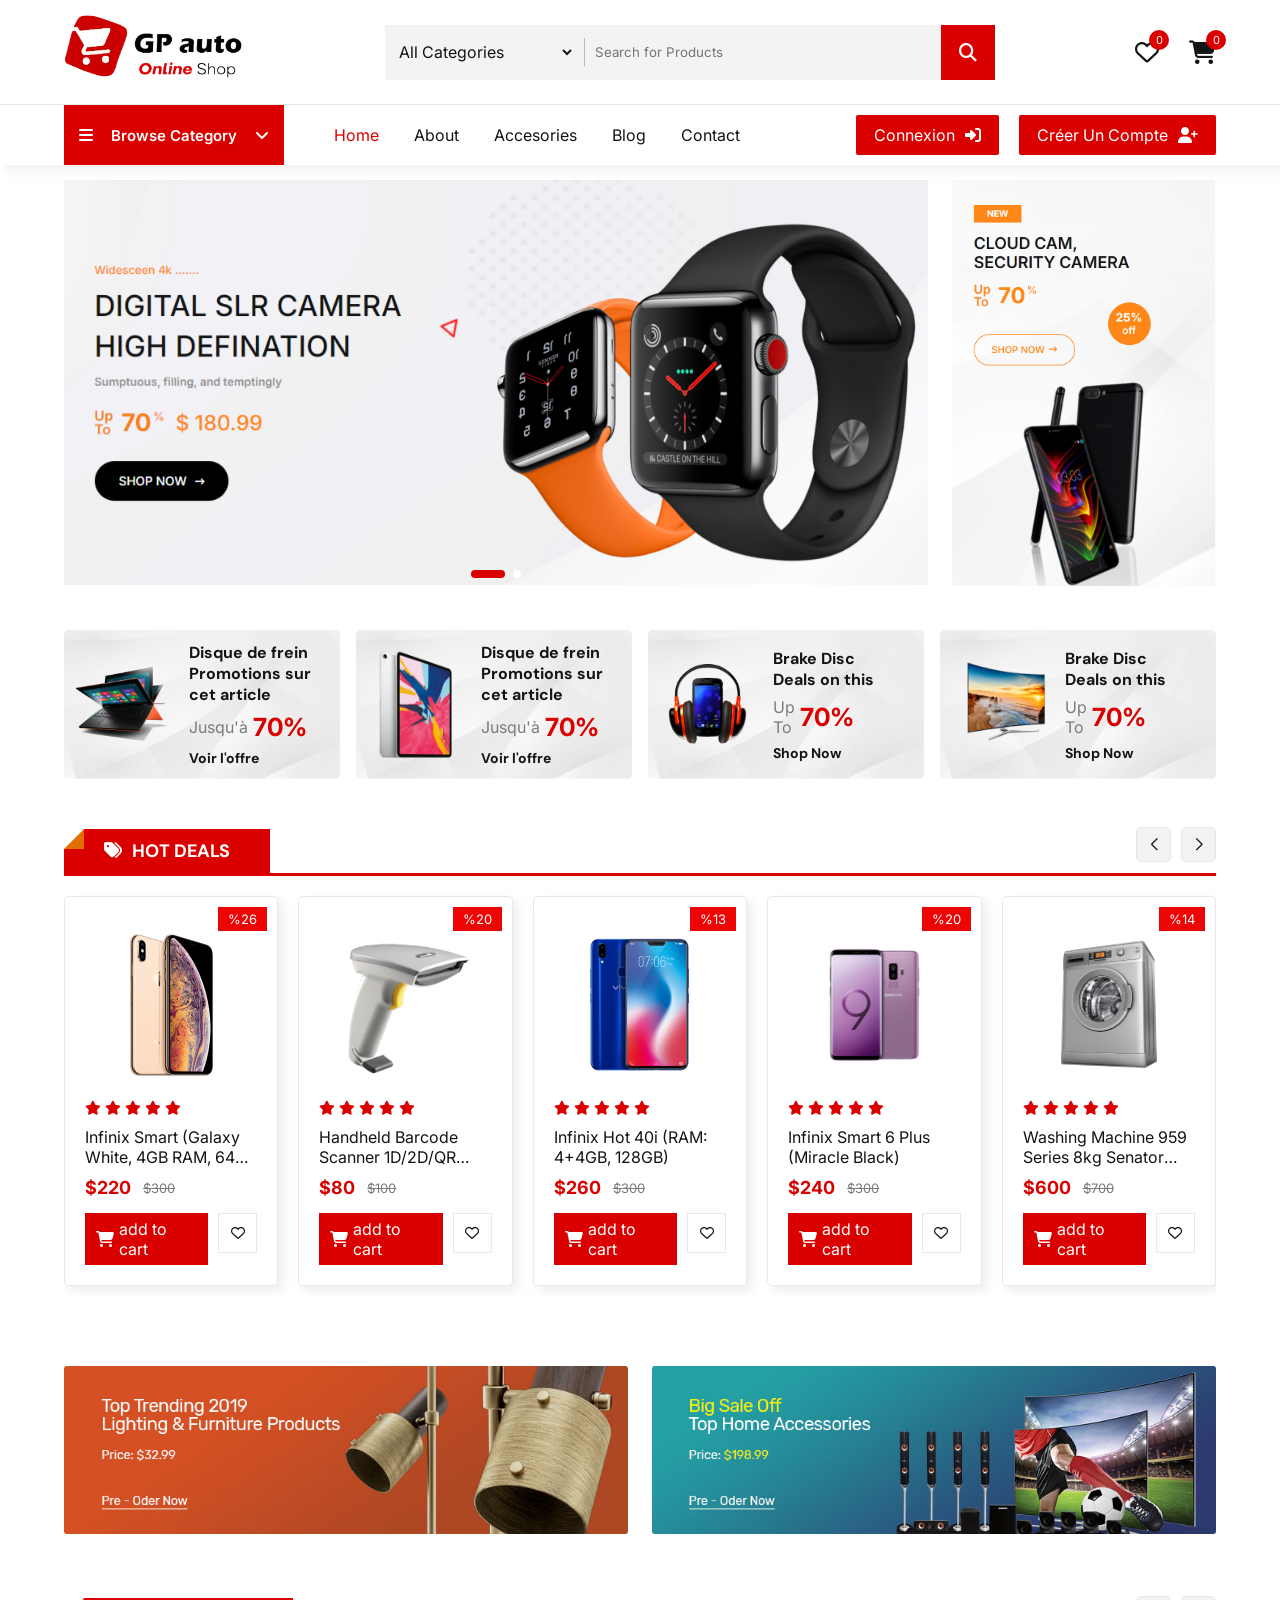
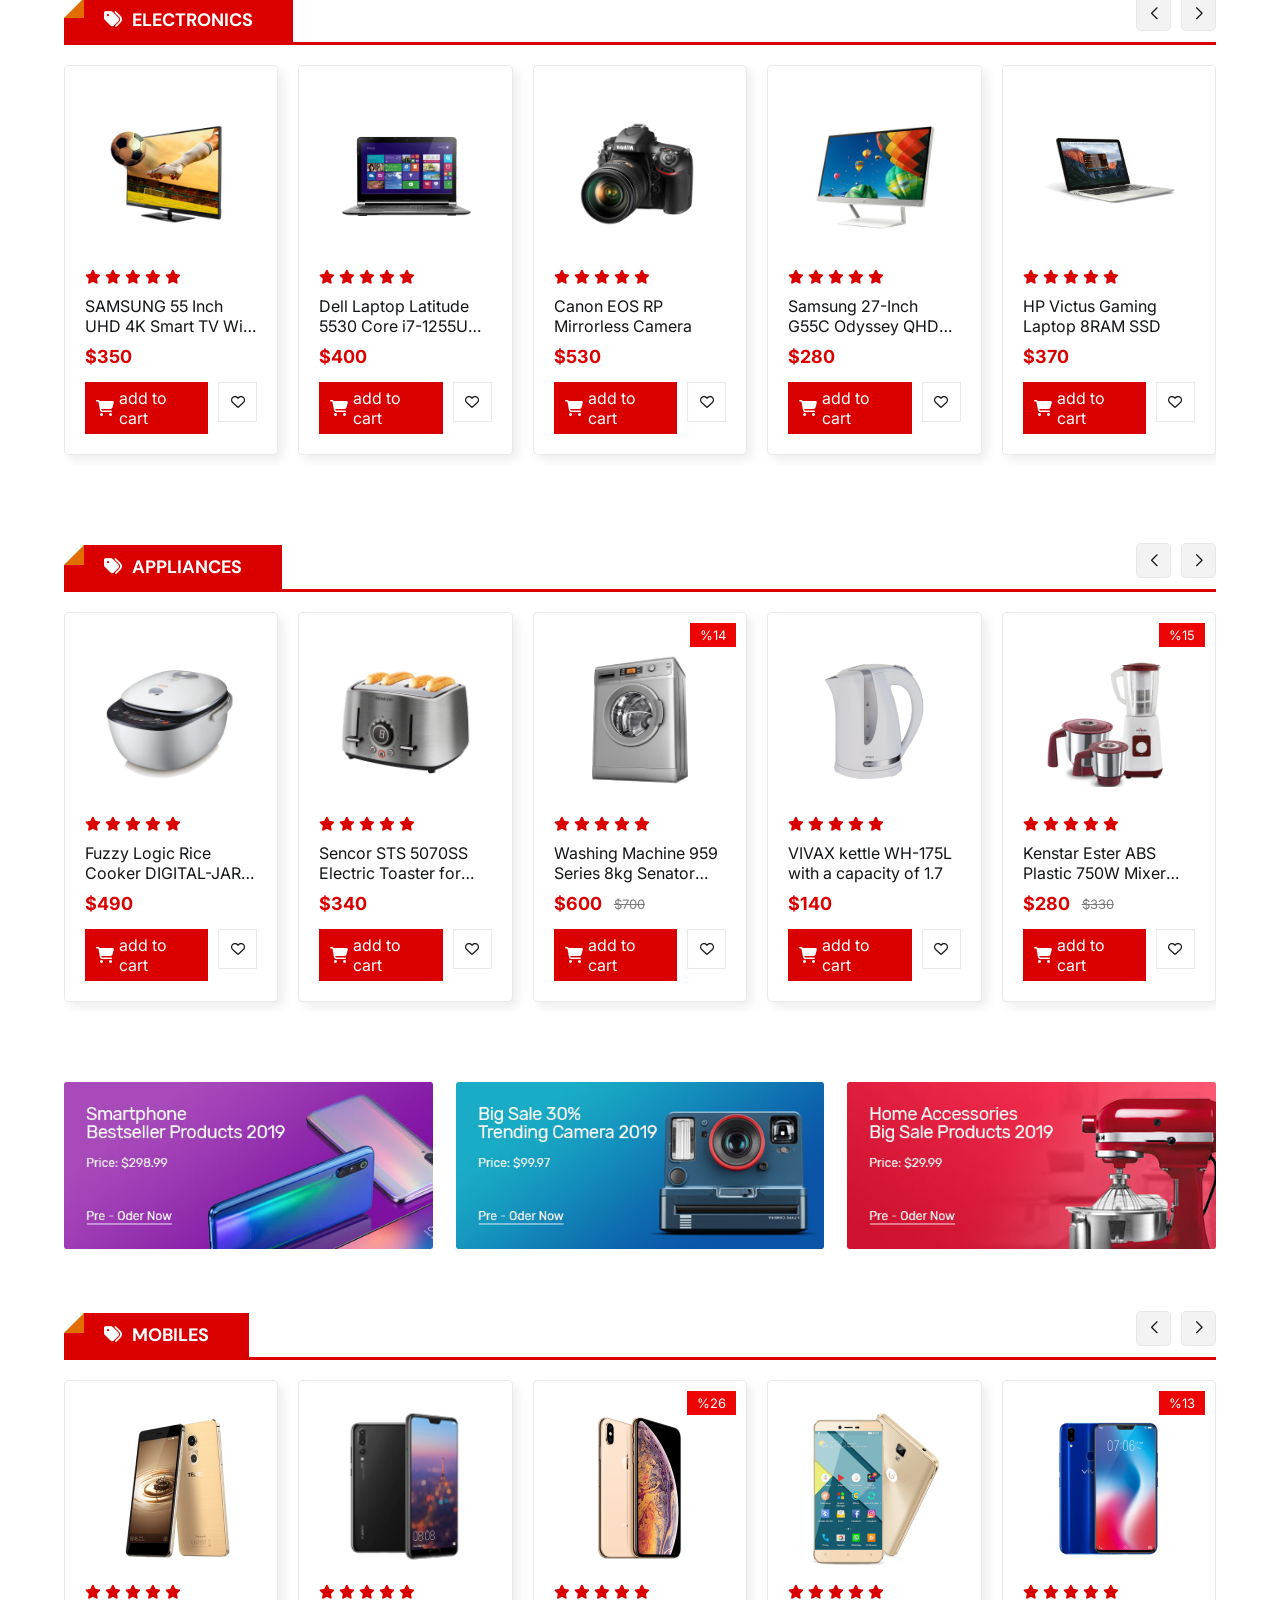
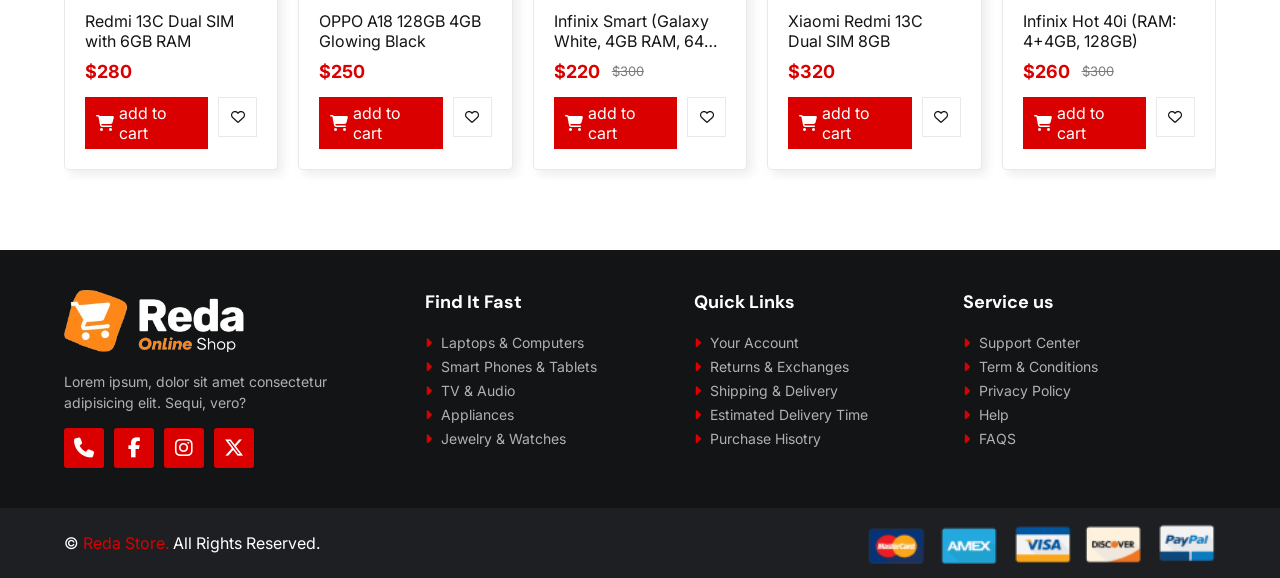
<file: index.html>
<!DOCTYPE html>
<html lang="en">
<head>
    <meta charset="UTF-8">
    <meta name="viewport" content="width=device-width, initial-scale=1.0">
    <title>Reda | Online Store</title>


    <link rel="icon" href="img/icon.png">




     <!-- Link Swiper's CSS -->
  <link rel="stylesheet" href="https://cdn.jsdelivr.net/npm/swiper@11/swiper-bundle.min.css" />

     <link rel="stylesheet" href="https://cdnjs.cloudflare.com/ajax/libs/font-awesome/6.6.0/css/all.min.css">

         <!-- File CSS -->
         <link rel="stylesheet" href="css/style.css">
    </head>
<body>


    <div class="cart">
        <div class="top_cart">
            <h3>Cart Items : <span class="Count_item_cart">0</span></h3>
            <span onclick="open_close_cart()" class="close_cart"><i class="fa-regular fa-circle-xmark"></i></span>
        </div>


        <div class="items_in_cart" id="cart_items">



        </div>


        <div class="bottom_cart">
            <div class="total">
                <p>subtotal</p>
                <p class="price_cart_toral">$0</p>
            </div>

            <div class="button_cart">
                <a href="#" class="btn_cart btn">Checkout</a>
                <span onclick="open_close_cart()" class="btn_cart trans_bg btn">Shop More</span>
            </div>
        </div>

    </div>

    <header>
        <div class="top_header">
            <div class="container">
                <a href="#" class="logo"> <img src="img/logo.png" alt=""></a>

                <form action="" class="search_box">

                    <div class="select_box">
                        <select id="category" name="category">

                            <option value="All Categories">All Categories</option>
                            <option value="Electronics & Digita">Electronics & Digita</option>
                            <option value="Phones & Tablet">Phones & Tablety</option>
                            <option value="Fashion & Clothings">Fashion & Clothings</option>
                            <option value="Telivsion & Monitor">Telivsion & Monitor</option>
                            <option value="Jewelry & Watches">Jewelry & Watches</option>
                            <option value="Washing Machine">Washing Machine</option>
                            <option value="Toys & Hobbies">Toys & Hobbies</option>

                        </select>
                    </div>

                    <input type="text" name="search" id="search" placeholder="Search for Products" required>

                    <button type="submit">
                        <i class="fa-solid fa-magnifying-glass"></i>
                    </button>

                    

                </form>

                <div class="header_icons">
                    <div class="icon">
                        <a href="#">
                            <i class="fa-regular fa-heart"></i>
                            <span class="count count_favourite">0</span>
                        </a>
                    </div>

                    <div onclick="open_close_cart()" class="icon">
                        <i class="fa-solid fa-cart-shopping"></i>
                        <span class="count count_item_header">0</span>
                    </div>
                </div>
            </div>
        </div>


        <div class="bottom_header">
            <div class="container">
                <nav class="nav">

                    <span onclick="open_Menu()" class="open_menu"><i class="fa-solid fa-bars"></i></span>

                    <div class="category_nav">

                        <div onclick="Open_Categ_list()" class="category_btn">
                            <i class="fa-solid fa-bars"></i>
                            <p>Browse Category</p>
                            <i class="fa-solid fa-angle-down"></i>

                        </div>


                        <div class="category_nav_list">
                            <a href="#">Top 10 Offers</a>
                            <a href="#">Electronics & Digita</a>
                            <a href="#">Phones & Tablet</a>
                            <a href="#">Fashion & Clothings</a>
                            <a href="#">Telivsion & Monitor</a>
                            <a href="#">Jewelry & Watches</a>
                            <a href="#">Toys & Hobbies</a>
                        </div>

                    </div>

                    <ul class="nav_links">

                        <span onclick="open_Menu()" class="close_menu"><i class="fa-regular fa-circle-xmark"></i></span>

                        <li class="active"><a href="#">Home</a></li>
                        <li><a href="#">About</a></li>
                        <li><a href="#">Accesories</a></li>
                        <li><a href="#">Blog</a></li>
                        <li><a href="#">Contact</a></li>

                    </ul>

                </nav>

                <div class="login_signup btns">
                    <a href="#" class="btn">Login  <i class="fa-solid fa-right-to-bracket"></i></a>

                    <a href="#" class="btn">Sign UP <i class="fa-solid fa-user-plus"></i></a>
                </div>

            </div>
        </div>

        
    </header>


    <div class="slider">
        <div class="container">


            <!-- Swiper -->
            <div class="slide-swp mySwiper">

                <div class="swiper-wrapper">
                    <div class="swiper-slide">
                        <a href="#"><img src="img/banner_home1.png" alt=""></a>
                    </div>
                    <div class="swiper-slide">
                        <a href="#"><img src="img/banner_home2.png" alt=""></a>
                    </div>

                    
                </div>
                <div class="swiper-pagination"></div>

            </div>


            <div class="banner_2">
                <a href="#"><img src="img/banner_home3.png" alt=""></a>
            </div>

        </div>
    </div>




    <div class="banners_4">
        <div class="container">


            <div class="box">
                <a href="#" class="link_btn"></a>

                <img src="img/banner3_1.png" alt="">
                <div class="text">
                    <h5>Disque de frein</h5>
                    <h5>Promotions sur cet article</h5>

                    <div class="sale">
                        <p>Jusqu'à <br> </p>
                        <span>70%</span>
                    </div>

                    <h6>Voir l'offre</h6>

                </div>
            </div>


            
            <div class="box">
                <a href="#" class="link_btn"></a>

                <img src="img/banner3_2.png" alt="">
                <div class="text">
                    <h5>Disque de frein</h5>
                    <h5>Promotions sur cet article</h5>
                    <div class="sale">
                        <p>Jusqu'à <br> </p>
                        <span>70%</span>
                    </div>

                    <h6>Voir l'offre</h6>

                </div>
            </div>


            
            <div class="box">
                <a href="#" class="link_btn"></a>

                <img src="img/banner3_3.png" alt="">
                <div class="text">
                    <h5>Brake Disc</h5>
                    <h5>Deals on this</h5>
                    <div class="sale">
                        <p>Up <br> To</p>
                        <span>70%</span>
                    </div>

                    <h6>Shop Now</h6>

                </div>
            </div>


            
            <div class="box">
                <a href="#" class="link_btn"></a>

                <img src="img/banner3_4.png" alt="">
                <div class="text">
                    <h5>Brake Disc</h5>
                    <h5>Deals on this</h5>
                    <div class="sale">
                        <p>Up <br> To</p>
                        <span>70%</span>
    
                    </div>
                    <h6>Shop Now</h6>
                </div>
            </div>


        </div>
    </div>


    <div class="slider_products slide">

        <div class="container">

            <div class="slide_product mySwiper">

                <div class="top_slide">
                    <h2><i class="fa-solid fa-tags"></i> Hot Deals</h2>
                </div>
                
                <div class="products swiper-wrapper" id="swiper_items_sale">

             
                   



                </div>
                


                <div class="swiper-button-next btn_Swip"></div>
                <div class="swiper-button-prev btn_Swip"></div>
            </div>

        </div>
    </div>


    <div class="banners">
        <div class="container">
            <div class="banners_boxs banner_2_img">
                <a href="#" class="box"><img src="img/banner_box4.jpg" alt=""></a>
                <a href="#" class="box"><img src="img/banner_box5.jpg" alt=""></a>
            </div>
        </div>
    </div>


    <div class="slider_products slide">

        <div class="container">

            <div class="slide_product mySwiper">

                <div class="top_slide">
                    <h2><i class="fa-solid fa-tags"></i> Electronics</h2>
                </div>
                
                <div class="products swiper-wrapper" id="swiper_elctronics">

             
                   



                </div>
                


                <div class="swiper-button-next btn_Swip"></div>
                <div class="swiper-button-prev btn_Swip"></div>
            </div>

        </div>
    </div>


    <div class="slider_products slide">

        <div class="container">

            <div class="slide_product mySwiper">

                <div class="top_slide">
                    <h2><i class="fa-solid fa-tags"></i> Appliances</h2>
                </div>
                
                <div class="products swiper-wrapper" id="swiper_appliances">

             
                   



                </div>
                


                <div class="swiper-button-next btn_Swip"></div>
                <div class="swiper-button-prev btn_Swip"></div>
            </div>

        </div>
    </div>


    <div class="banners">
        <div class="container">
            <div class="banners_boxs banner_3_img">
                <a href="#" class="box"><img src="img/banner_box1.jpg" alt=""></a>
                <a href="#" class="box"><img src="img/banner_box2.jpg" alt=""></a>
                <a href="#" class="box"><img src="img/banner_box3.jpg" alt=""></a>
            </div>
        </div>
    </div>

    
    <div class="slider_products slide">

        <div class="container">

            <div class="slide_product mySwiper">

                <div class="top_slide">
                    <h2><i class="fa-solid fa-tags"></i> Mobiles</h2>
                </div>
                
                <div class="products swiper-wrapper" id="swiper_mobiles">

             
                   



                </div>
                


                <div class="swiper-button-next btn_Swip"></div>
                <div class="swiper-button-prev btn_Swip"></div>
            </div>

        </div>
    </div>

    

    <footer>
        <div class="container">

            <div class="big_row">
                <img class="logo_footer" src="img/white_logo.png" alt="">

                <p>Lorem ipsum, dolor sit amet consectetur adipisicing elit. Sequi, vero?</p>

                <div class="icons_footer">
                    <a href="#"><i class="fa-solid fa-phone"></i></a>
                    <a href="#"><i class="fa-brands fa-facebook-f"></i></a>
                    <a href="#"><i class="fa-brands fa-instagram"></i></a>
                    <a href="#"><i class="fa-brands fa-x-twitter"></i></a>
                </div>
            </div>

            <div class="row">
                <h4>Find It Fast</h4>

                <div class="links">
                    <a href="#"><i class="fa-solid fa-caret-right"></i> Laptops & Computers </a>
                    <a href="#"><i class="fa-solid fa-caret-right"></i> Smart Phones & Tablets</a>
                    <a href="#"><i class="fa-solid fa-caret-right"></i> TV & Audio</a>
                    <a href="#"><i class="fa-solid fa-caret-right"></i> Appliances</a>
                    <a href="#"><i class="fa-solid fa-caret-right"></i> Jewelry & Watches</a>
                </div>
            </div>


            <div class="row">
                <h4>Quick Links</h4>

                <div class="links">
                    <a href="#"><i class="fa-solid fa-caret-right"></i> Your Account </a>
                    <a href="#"><i class="fa-solid fa-caret-right"></i> Returns & Exchanges</a>
                    <a href="#"><i class="fa-solid fa-caret-right"></i> Shipping & Delivery</a>
                    <a href="#"><i class="fa-solid fa-caret-right"></i> Estimated Delivery Time</a>
                    <a href="#"><i class="fa-solid fa-caret-right"></i> Purchase Hisotry</a>
                </div>
            </div>


            <div class="row">
                <h4>Service us</h4>

                <div class="links">
                    <a href="#"><i class="fa-solid fa-caret-right"></i> Support Center</a>
                    <a href="#"><i class="fa-solid fa-caret-right"></i> Term & Conditions</a>
                    <a href="#"><i class="fa-solid fa-caret-right"></i> Privacy Policy</a>
                    <a href="#"><i class="fa-solid fa-caret-right"></i> Help</a>
                    <a href="#"><i class="fa-solid fa-caret-right"></i> FAQS</a>
                </div>
            </div>
        </div>

        <div class="bottom_footer">
            <div class="container">
                <p>&copy; <span>Reda Store.</span> All Rights Reserved.</p>

                <div class="payment_img">
                    <img src="img/payment_method.png" alt="">
                </div>
            </div>
        </div>
    </footer>






       <!-- Swiper JS -->
  <script src="https://cdn.jsdelivr.net/npm/swiper@11/swiper-bundle.min.js"></script>

      <!-- File JS -->
     
      <script src="JS/swiper.js"></script>
      <script src="JS/items_home.js"></script>
      <script src="JS/main.js"></script>
</body>
</html>
</file>
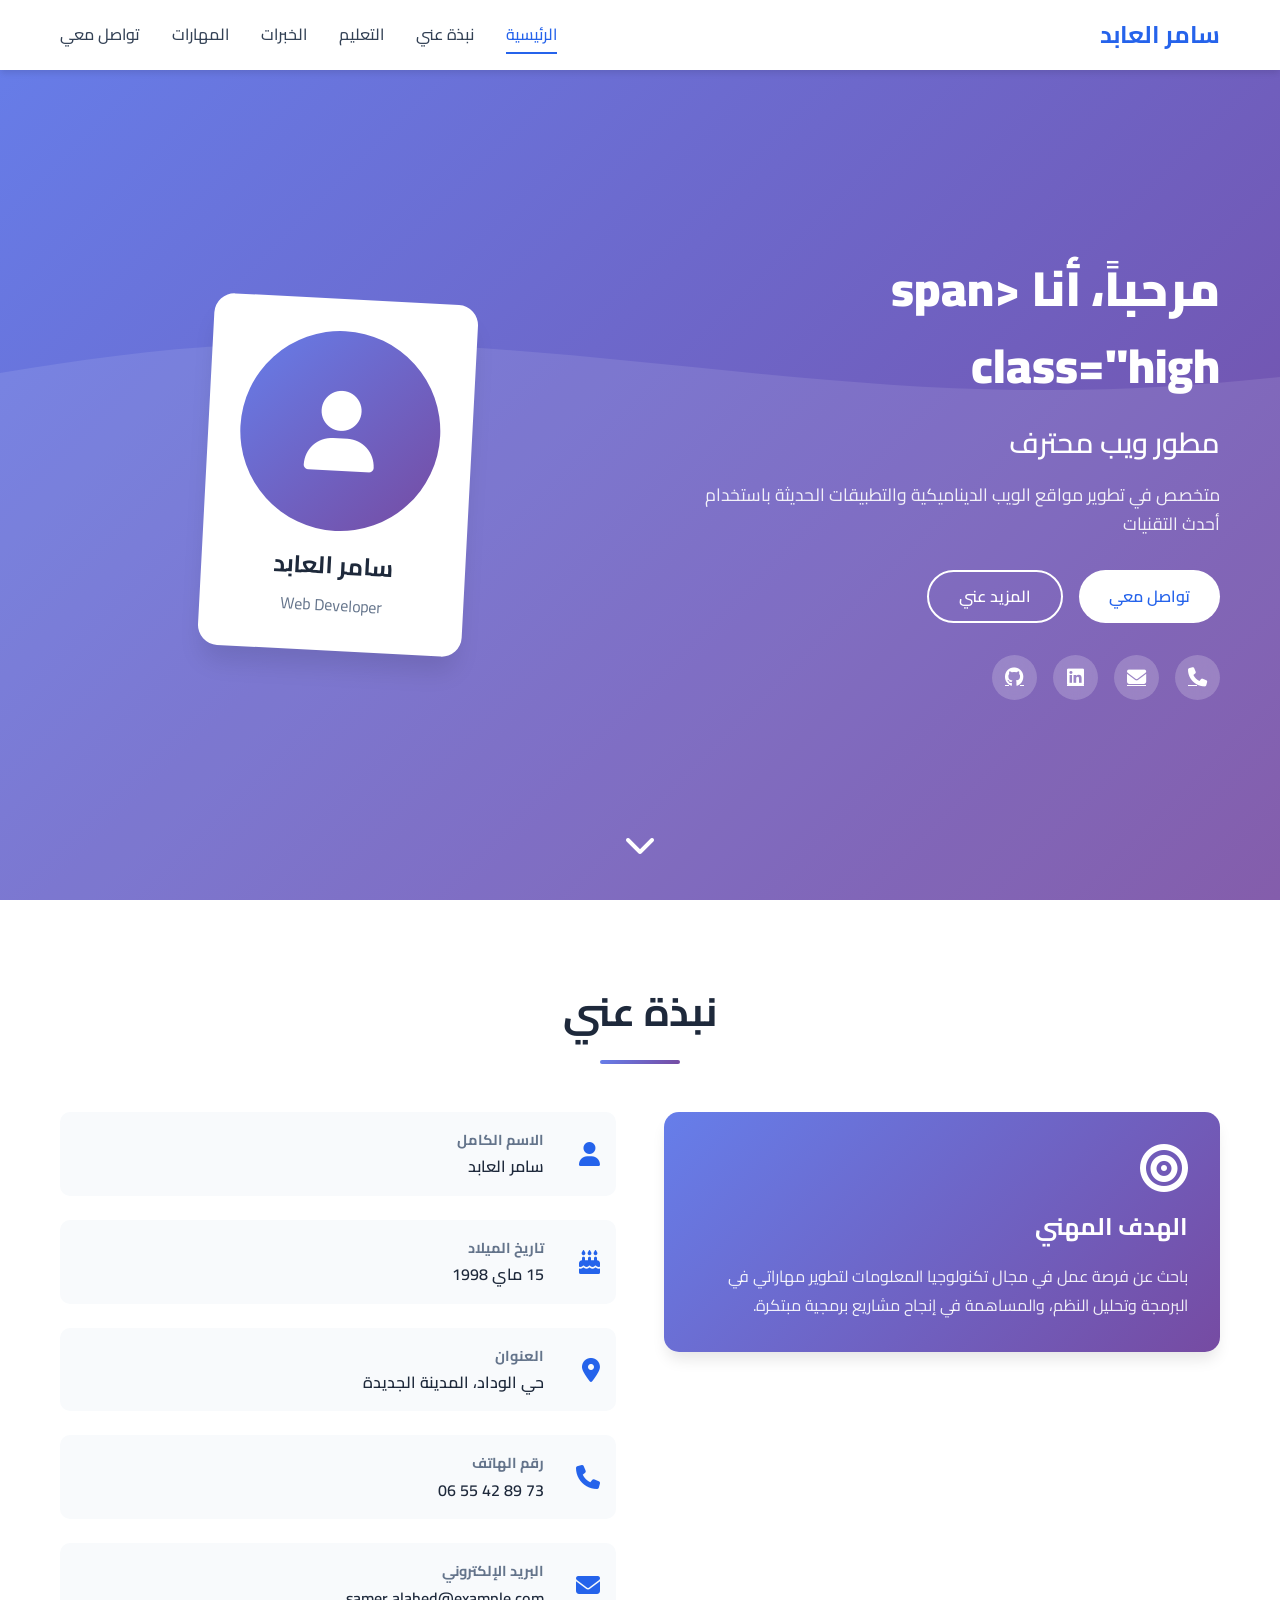
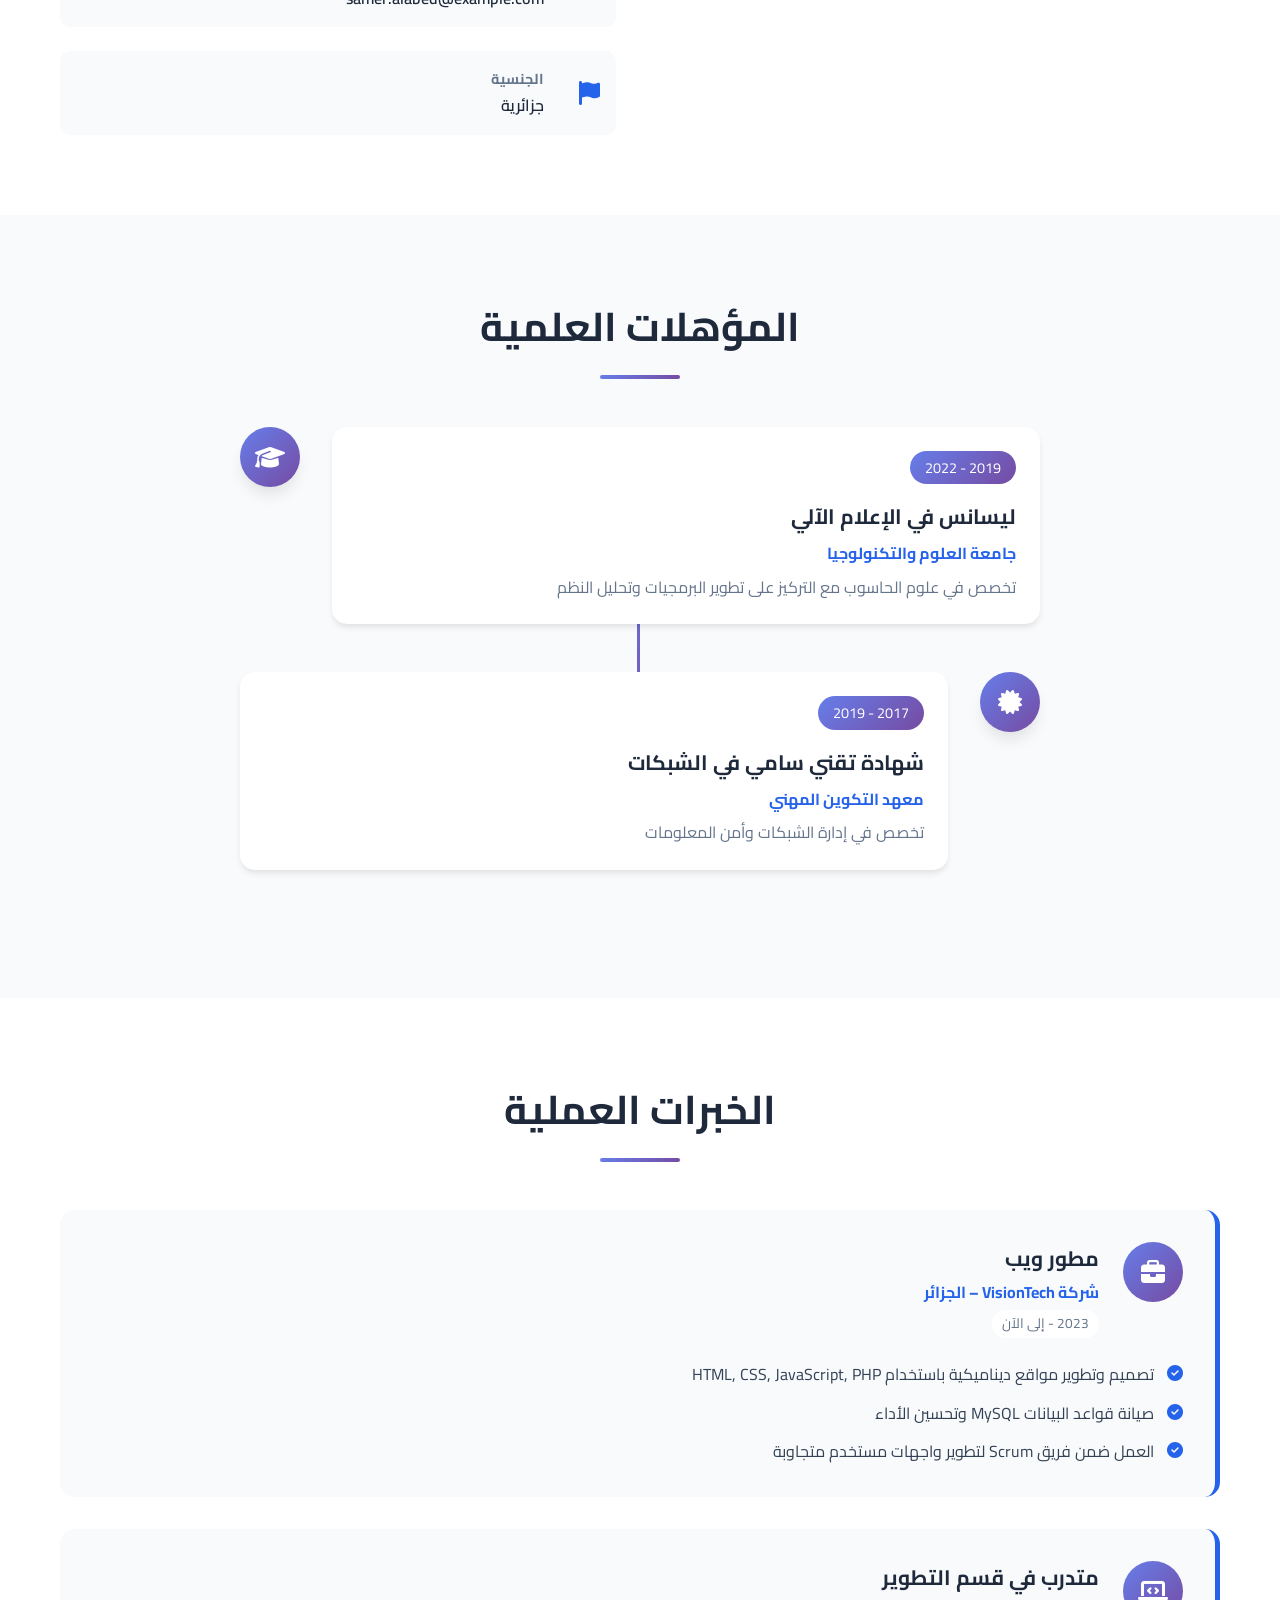
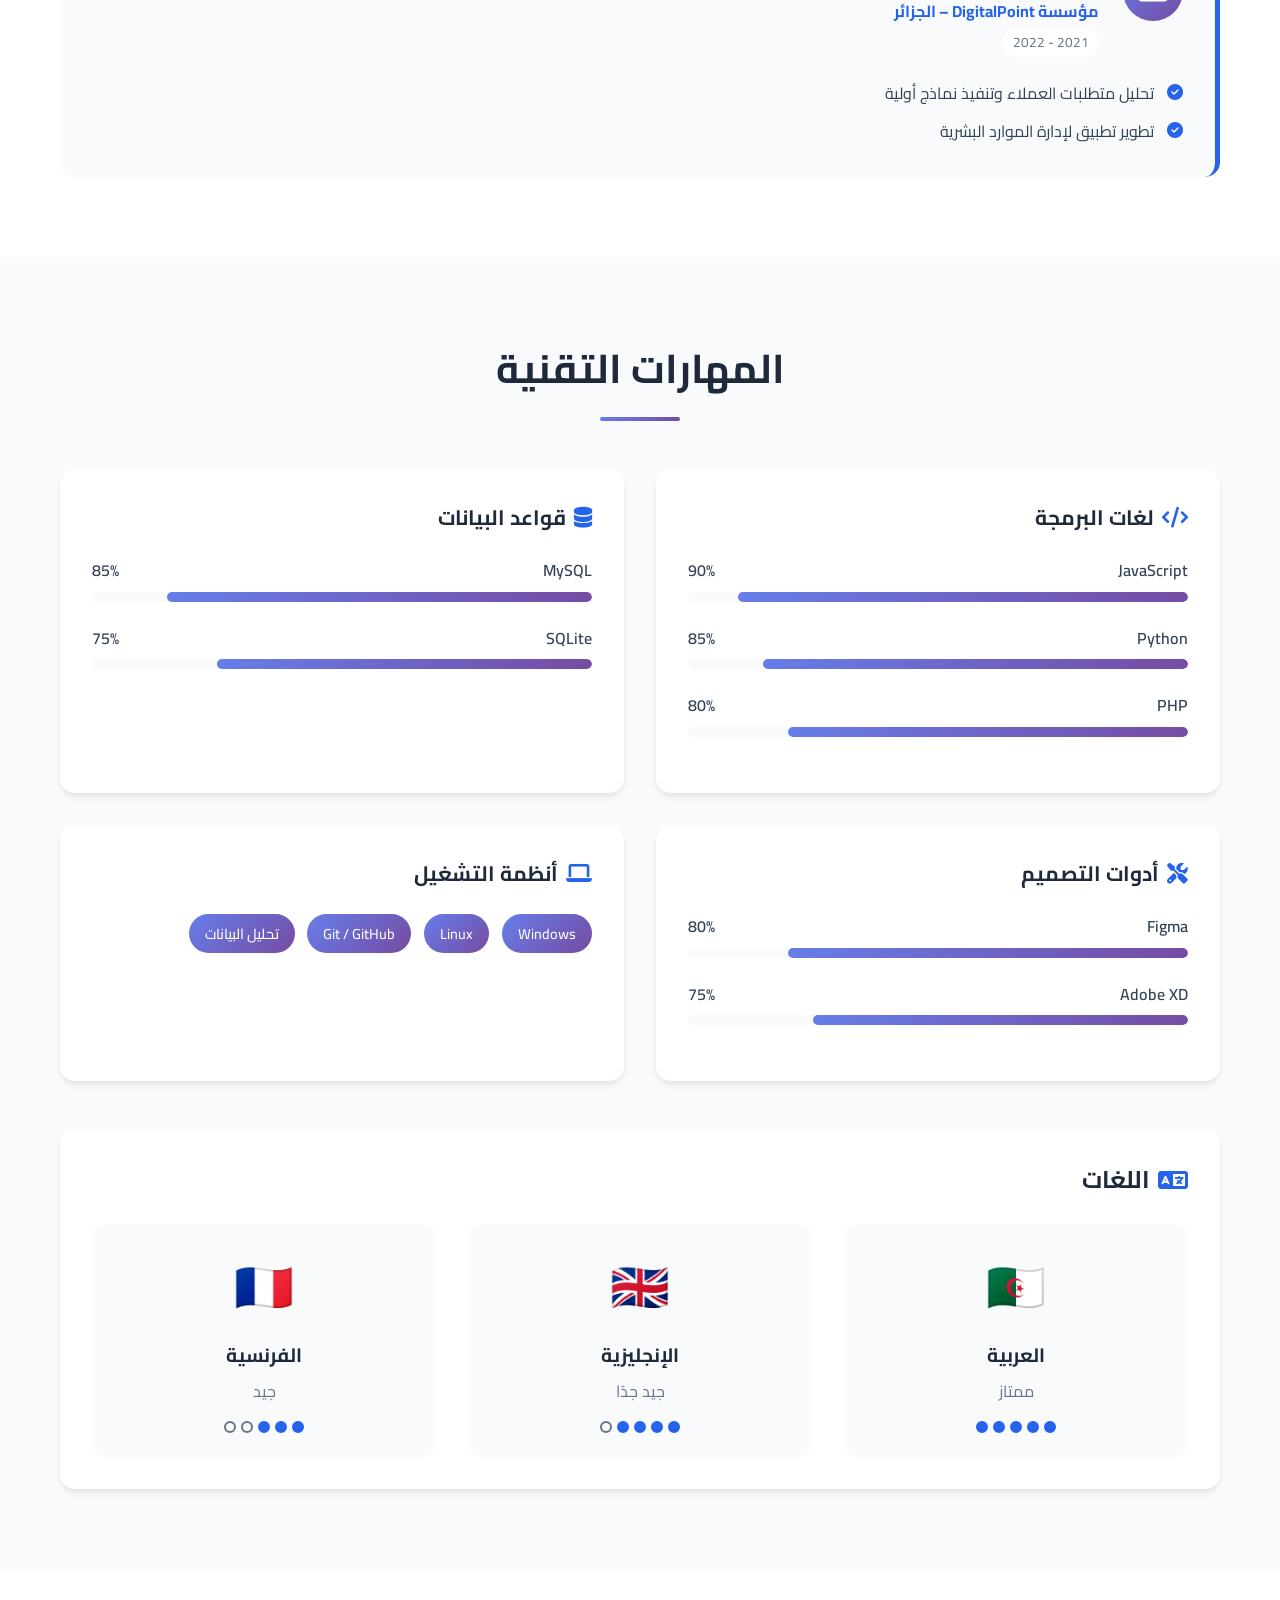
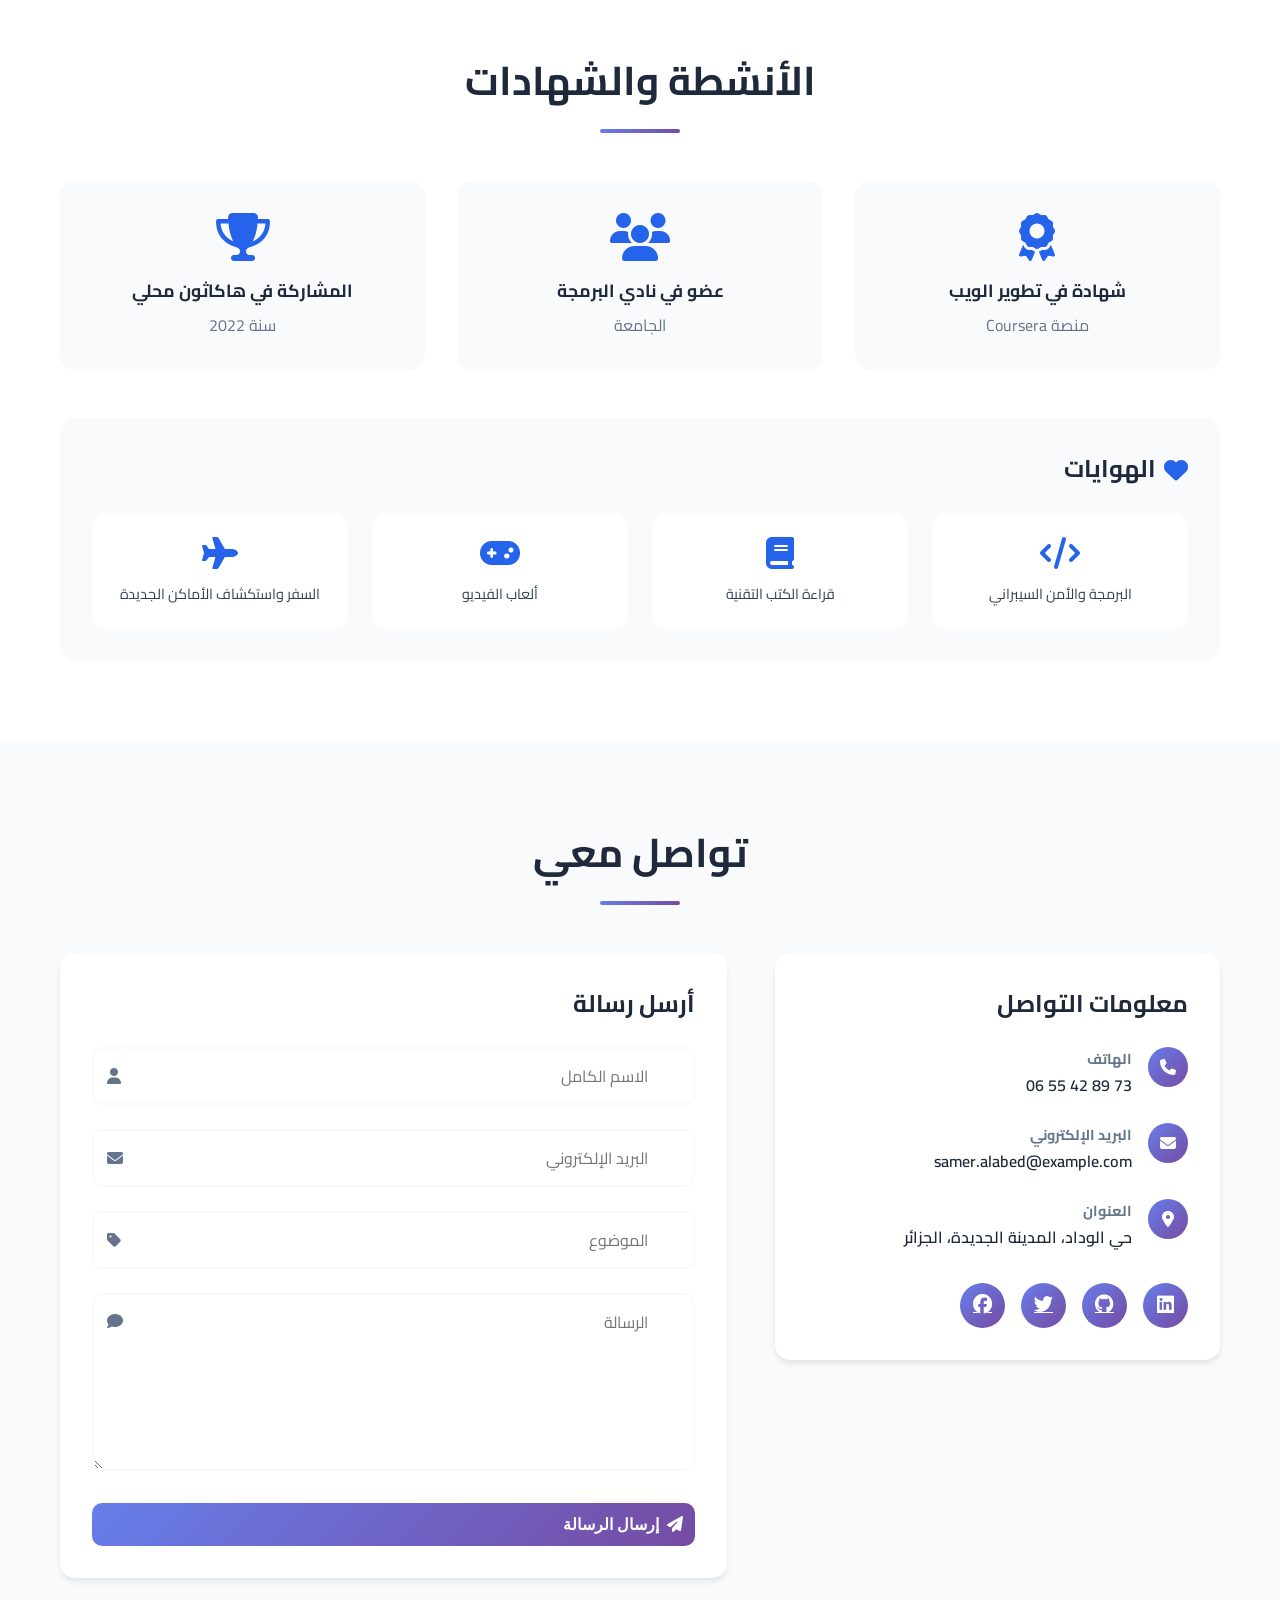
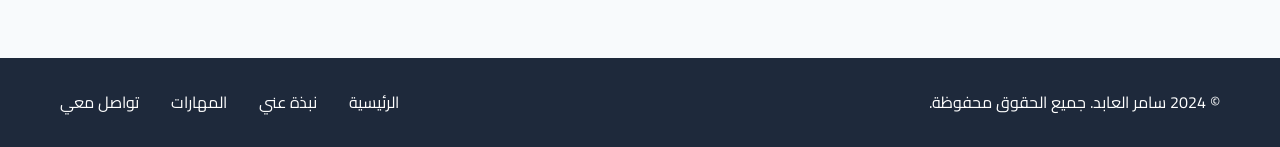
<file: portfolio.html>
<!DOCTYPE html>
<html lang="ar" dir="rtl">
<head>
    <meta charset="UTF-8">
    <meta name="viewport" content="width=device-width, initial-scale=1.0">
    <title>سامر العابد - مطور ويب</title>
    
    <!-- Google Fonts -->
    <link rel="preconnect" href="https://fonts.googleapis.com">
    <link rel="preconnect" href="https://fonts.gstatic.com" crossorigin>
    <link href="https://fonts.googleapis.com/css2?family=Cairo:wght@300;400;600;700;900&family=Tajawal:wght@300;400;500;700;900&display=swap" rel="stylesheet">
    
    <!-- Font Awesome -->
    <link rel="stylesheet" href="https://cdnjs.cloudflare.com/ajax/libs/font-awesome/6.6.0/css/all.min.css">
    
    <!-- Custom CSS -->
    <link rel="stylesheet" href="css/portfolio.css">
</head>
<body>
    
    <!-- Navigation -->
    <nav class="navbar" id="navbar">
        <div class="container">
            <div class="nav-brand">
                <h2>سامر العابد</h2>
            </div>
            <ul class="nav-menu" id="nav-menu">
                <li><a href="#home" class="nav-link active">الرئيسية</a></li>
                <li><a href="#about" class="nav-link">نبذة عني</a></li>
                <li><a href="#education" class="nav-link">التعليم</a></li>
                <li><a href="#experience" class="nav-link">الخبرات</a></li>
                <li><a href="#skills" class="nav-link">المهارات</a></li>
                <li><a href="#contact" class="nav-link">تواصل معي</a></li>
            </ul>
            <div class="hamburger" id="hamburger">
                <span></span>
                <span></span>
                <span></span>
            </div>
        </div>
    </nav>

    <!-- Hero Section -->
    <section class="hero" id="home">
        <div class="hero-overlay"></div>
        <div class="container">
            <div class="hero-content">
                <div class="hero-text">
                    <h1 class="hero-title">مرحباً، أنا <span class="highlight">سامر العابد</span></h1>
                    <h2 class="hero-subtitle">مطور ويب محترف</h2>
                    <p class="hero-description">
                        متخصص في تطوير مواقع الويب الديناميكية والتطبيقات الحديثة باستخدام أحدث التقنيات
                    </p>
                    <div class="hero-buttons">
                        <a href="#contact" class="btn btn-primary">تواصل معي</a>
                        <a href="#about" class="btn btn-secondary">المزيد عني</a>
                    </div>
                    <div class="social-links">
                        <a href="tel:0655428973" class="social-icon"><i class="fas fa-phone"></i></a>
                        <a href="mailto:samer.alabed@example.com" class="social-icon"><i class="fas fa-envelope"></i></a>
                        <a href="#" class="social-icon"><i class="fab fa-linkedin"></i></a>
                        <a href="#" class="social-icon"><i class="fab fa-github"></i></a>
                    </div>
                </div>
                <div class="hero-image">
                    <div class="profile-card">
                        <div class="profile-img">
                            <i class="fas fa-user"></i>
                        </div>
                        <div class="profile-info">
                            <h3>سامر العابد</h3>
                            <p>Web Developer</p>
                        </div>
                    </div>
                </div>
            </div>
        </div>
        <div class="scroll-down">
            <a href="#about"><i class="fas fa-chevron-down"></i></a>
        </div>
    </section>

    <!-- About Section -->
    <section class="about" id="about">
        <div class="container">
            <div class="section-header">
                <h2 class="section-title">نبذة عني</h2>
                <div class="title-underline"></div>
            </div>
            <div class="about-content">
                <div class="about-info">
                    <div class="info-card">
                        <i class="fas fa-bullseye"></i>
                        <h3>الهدف المهني</h3>
                        <p>باحث عن فرصة عمل في مجال تكنولوجيا المعلومات لتطوير مهاراتي في البرمجة وتحليل النظم، والمساهمة في إنجاح مشاريع برمجية مبتكرة.</p>
                    </div>
                </div>
                <div class="about-details">
                    <div class="detail-item">
                        <i class="fas fa-user"></i>
                        <div>
                            <h4>الاسم الكامل</h4>
                            <p>سامر العابد</p>
                        </div>
                    </div>
                    <div class="detail-item">
                        <i class="fas fa-birthday-cake"></i>
                        <div>
                            <h4>تاريخ الميلاد</h4>
                            <p>15 ماي 1998</p>
                        </div>
                    </div>
                    <div class="detail-item">
                        <i class="fas fa-map-marker-alt"></i>
                        <div>
                            <h4>العنوان</h4>
                            <p>حي الوداد، المدينة الجديدة</p>
                        </div>
                    </div>
                    <div class="detail-item">
                        <i class="fas fa-phone"></i>
                        <div>
                            <h4>رقم الهاتف</h4>
                            <p dir="ltr">06 55 42 89 73</p>
                        </div>
                    </div>
                    <div class="detail-item">
                        <i class="fas fa-envelope"></i>
                        <div>
                            <h4>البريد الإلكتروني</h4>
                            <p dir="ltr">samer.alabed@example.com</p>
                        </div>
                    </div>
                    <div class="detail-item">
                        <i class="fas fa-flag"></i>
                        <div>
                            <h4>الجنسية</h4>
                            <p>جزائرية</p>
                        </div>
                    </div>
                </div>
            </div>
        </div>
    </section>

    <!-- Education Section -->
    <section class="education" id="education">
        <div class="container">
            <div class="section-header">
                <h2 class="section-title">المؤهلات العلمية</h2>
                <div class="title-underline"></div>
            </div>
            <div class="timeline">
                <div class="timeline-item">
                    <div class="timeline-icon">
                        <i class="fas fa-graduation-cap"></i>
                    </div>
                    <div class="timeline-content">
                        <div class="timeline-date">2019 - 2022</div>
                        <h3>ليسانس في الإعلام الآلي</h3>
                        <h4>جامعة العلوم والتكنولوجيا</h4>
                        <p>تخصص في علوم الحاسوب مع التركيز على تطوير البرمجيات وتحليل النظم</p>
                    </div>
                </div>
                <div class="timeline-item">
                    <div class="timeline-icon">
                        <i class="fas fa-certificate"></i>
                    </div>
                    <div class="timeline-content">
                        <div class="timeline-date">2017 - 2019</div>
                        <h3>شهادة تقني سامي في الشبكات</h3>
                        <h4>معهد التكوين المهني</h4>
                        <p>تخصص في إدارة الشبكات وأمن المعلومات</p>
                    </div>
                </div>
            </div>
        </div>
    </section>

    <!-- Experience Section -->
    <section class="experience" id="experience">
        <div class="container">
            <div class="section-header">
                <h2 class="section-title">الخبرات العملية</h2>
                <div class="title-underline"></div>
            </div>
            <div class="experience-grid">
                <div class="experience-card">
                    <div class="exp-header">
                        <div class="exp-icon">
                            <i class="fas fa-briefcase"></i>
                        </div>
                        <div>
                            <h3>مطور ويب</h3>
                            <h4>شركة VisionTech – الجزائر</h4>
                            <span class="exp-date">2023 - إلى الآن</span>
                        </div>
                    </div>
                    <ul class="exp-tasks">
                        <li><i class="fas fa-check-circle"></i> تصميم وتطوير مواقع ديناميكية باستخدام HTML, CSS, JavaScript, PHP</li>
                        <li><i class="fas fa-check-circle"></i> صيانة قواعد البيانات MySQL وتحسين الأداء</li>
                        <li><i class="fas fa-check-circle"></i> العمل ضمن فريق Scrum لتطوير واجهات مستخدم متجاوبة</li>
                    </ul>
                </div>
                <div class="experience-card">
                    <div class="exp-header">
                        <div class="exp-icon">
                            <i class="fas fa-laptop-code"></i>
                        </div>
                        <div>
                            <h3>متدرب في قسم التطوير</h3>
                            <h4>مؤسسة DigitalPoint – الجزائر</h4>
                            <span class="exp-date">2021 - 2022</span>
                        </div>
                    </div>
                    <ul class="exp-tasks">
                        <li><i class="fas fa-check-circle"></i> تحليل متطلبات العملاء وتنفيذ نماذج أولية</li>
                        <li><i class="fas fa-check-circle"></i> تطوير تطبيق لإدارة الموارد البشرية</li>
                    </ul>
                </div>
            </div>
        </div>
    </section>

    <!-- Skills Section -->
    <section class="skills" id="skills">
        <div class="container">
            <div class="section-header">
                <h2 class="section-title">المهارات التقنية</h2>
                <div class="title-underline"></div>
            </div>
            <div class="skills-content">
                <div class="skills-category">
                    <h3><i class="fas fa-code"></i> لغات البرمجة</h3>
                    <div class="skill-item">
                        <div class="skill-info">
                            <span>JavaScript</span>
                            <span>90%</span>
                        </div>
                        <div class="skill-bar">
                            <div class="skill-progress" data-progress="90"></div>
                        </div>
                    </div>
                    <div class="skill-item">
                        <div class="skill-info">
                            <span>Python</span>
                            <span>85%</span>
                        </div>
                        <div class="skill-bar">
                            <div class="skill-progress" data-progress="85"></div>
                        </div>
                    </div>
                    <div class="skill-item">
                        <div class="skill-info">
                            <span>PHP</span>
                            <span>80%</span>
                        </div>
                        <div class="skill-bar">
                            <div class="skill-progress" data-progress="80"></div>
                        </div>
                    </div>
                </div>

                <div class="skills-category">
                    <h3><i class="fas fa-database"></i> قواعد البيانات</h3>
                    <div class="skill-item">
                        <div class="skill-info">
                            <span>MySQL</span>
                            <span>85%</span>
                        </div>
                        <div class="skill-bar">
                            <div class="skill-progress" data-progress="85"></div>
                        </div>
                    </div>
                    <div class="skill-item">
                        <div class="skill-info">
                            <span>SQLite</span>
                            <span>75%</span>
                        </div>
                        <div class="skill-bar">
                            <div class="skill-progress" data-progress="75"></div>
                        </div>
                    </div>
                </div>

                <div class="skills-category">
                    <h3><i class="fas fa-tools"></i> أدوات التصميم</h3>
                    <div class="skill-item">
                        <div class="skill-info">
                            <span>Figma</span>
                            <span>80%</span>
                        </div>
                        <div class="skill-bar">
                            <div class="skill-progress" data-progress="80"></div>
                        </div>
                    </div>
                    <div class="skill-item">
                        <div class="skill-info">
                            <span>Adobe XD</span>
                            <span>75%</span>
                        </div>
                        <div class="skill-bar">
                            <div class="skill-progress" data-progress="75"></div>
                        </div>
                    </div>
                </div>

                <div class="skills-category">
                    <h3><i class="fas fa-laptop"></i> أنظمة التشغيل</h3>
                    <div class="skill-badges">
                        <span class="badge">Windows</span>
                        <span class="badge">Linux</span>
                        <span class="badge">Git / GitHub</span>
                        <span class="badge">تحليل البيانات</span>
                    </div>
                </div>
            </div>

            <!-- Languages -->
            <div class="languages-section">
                <h3><i class="fas fa-language"></i> اللغات</h3>
                <div class="languages-grid">
                    <div class="language-card">
                        <div class="language-icon">🇩🇿</div>
                        <h4>العربية</h4>
                        <p>ممتاز</p>
                        <div class="language-level">
                            <span class="level-dot active"></span>
                            <span class="level-dot active"></span>
                            <span class="level-dot active"></span>
                            <span class="level-dot active"></span>
                            <span class="level-dot active"></span>
                        </div>
                    </div>
                    <div class="language-card">
                        <div class="language-icon">🇬🇧</div>
                        <h4>الإنجليزية</h4>
                        <p>جيد جدًا</p>
                        <div class="language-level">
                            <span class="level-dot active"></span>
                            <span class="level-dot active"></span>
                            <span class="level-dot active"></span>
                            <span class="level-dot active"></span>
                            <span class="level-dot"></span>
                        </div>
                    </div>
                    <div class="language-card">
                        <div class="language-icon">🇫🇷</div>
                        <h4>الفرنسية</h4>
                        <p>جيد</p>
                        <div class="language-level">
                            <span class="level-dot active"></span>
                            <span class="level-dot active"></span>
                            <span class="level-dot active"></span>
                            <span class="level-dot"></span>
                            <span class="level-dot"></span>
                        </div>
                    </div>
                </div>
            </div>
        </div>
    </section>

    <!-- Certificates Section -->
    <section class="certificates">
        <div class="container">
            <div class="section-header">
                <h2 class="section-title">الأنشطة والشهادات</h2>
                <div class="title-underline"></div>
            </div>
            <div class="certificates-grid">
                <div class="cert-card">
                    <i class="fas fa-award"></i>
                    <h3>شهادة في تطوير الويب</h3>
                    <p>منصة Coursera</p>
                </div>
                <div class="cert-card">
                    <i class="fas fa-users"></i>
                    <h3>عضو في نادي البرمجة</h3>
                    <p>الجامعة</p>
                </div>
                <div class="cert-card">
                    <i class="fas fa-trophy"></i>
                    <h3>المشاركة في هاكاثون محلي</h3>
                    <p>سنة 2022</p>
                </div>
            </div>

            <!-- Hobbies -->
            <div class="hobbies-section">
                <h3><i class="fas fa-heart"></i> الهوايات</h3>
                <div class="hobbies-grid">
                    <div class="hobby-item">
                        <i class="fas fa-code"></i>
                        <p>البرمجة والأمن السيبراني</p>
                    </div>
                    <div class="hobby-item">
                        <i class="fas fa-book"></i>
                        <p>قراءة الكتب التقنية</p>
                    </div>
                    <div class="hobby-item">
                        <i class="fas fa-gamepad"></i>
                        <p>ألعاب الفيديو</p>
                    </div>
                    <div class="hobby-item">
                        <i class="fas fa-plane"></i>
                        <p>السفر واستكشاف الأماكن الجديدة</p>
                    </div>
                </div>
            </div>
        </div>
    </section>

    <!-- Contact Section -->
    <section class="contact" id="contact">
        <div class="container">
            <div class="section-header">
                <h2 class="section-title">تواصل معي</h2>
                <div class="title-underline"></div>
            </div>
            <div class="contact-content">
                <div class="contact-info">
                    <h3>معلومات التواصل</h3>
                    <div class="contact-item">
                        <i class="fas fa-phone"></i>
                        <div>
                            <h4>الهاتف</h4>
                            <p dir="ltr">06 55 42 89 73</p>
                        </div>
                    </div>
                    <div class="contact-item">
                        <i class="fas fa-envelope"></i>
                        <div>
                            <h4>البريد الإلكتروني</h4>
                            <p dir="ltr">samer.alabed@example.com</p>
                        </div>
                    </div>
                    <div class="contact-item">
                        <i class="fas fa-map-marker-alt"></i>
                        <div>
                            <h4>العنوان</h4>
                            <p>حي الوداد، المدينة الجديدة، الجزائر</p>
                        </div>
                    </div>
                    <div class="contact-social">
                        <a href="#" class="social-btn"><i class="fab fa-linkedin"></i></a>
                        <a href="#" class="social-btn"><i class="fab fa-github"></i></a>
                        <a href="#" class="social-btn"><i class="fab fa-twitter"></i></a>
                        <a href="#" class="social-btn"><i class="fab fa-facebook"></i></a>
                    </div>
                </div>
                <div class="contact-form">
                    <h3>أرسل رسالة</h3>
                    <form id="contactForm">
                        <div class="form-group">
                            <input type="text" id="name" placeholder="الاسم الكامل" required>
                            <i class="fas fa-user"></i>
                        </div>
                        <div class="form-group">
                            <input type="email" id="email" placeholder="البريد الإلكتروني" required>
                            <i class="fas fa-envelope"></i>
                        </div>
                        <div class="form-group">
                            <input type="text" id="subject" placeholder="الموضوع" required>
                            <i class="fas fa-tag"></i>
                        </div>
                        <div class="form-group">
                            <textarea id="message" rows="5" placeholder="الرسالة" required></textarea>
                            <i class="fas fa-comment"></i>
                        </div>
                        <button type="submit" class="btn btn-primary">
                            <i class="fas fa-paper-plane"></i> إرسال الرسالة
                        </button>
                    </form>
                </div>
            </div>
        </div>
    </section>

    <!-- Footer -->
    <footer class="footer">
        <div class="container">
            <div class="footer-content">
                <p>&copy; 2024 سامر العابد. جميع الحقوق محفوظة.</p>
                <div class="footer-links">
                    <a href="#home">الرئيسية</a>
                    <a href="#about">نبذة عني</a>
                    <a href="#skills">المهارات</a>
                    <a href="#contact">تواصل معي</a>
                </div>
            </div>
        </div>
    </footer>

    <!-- Scroll to Top Button -->
    <button class="scroll-top" id="scrollTop">
        <i class="fas fa-arrow-up"></i>
    </button>

    <!-- Custom JS -->
    <script src="JS/portfolio.js"></script>
</body>
</html>
</file>
<file: css/style.css>
@import url('https://fonts.googleapis.com/css2?family=DM+Sans:ital,opsz,wght@0,9..40,100..1000;1,9..40,100..1000&family=Inter:ital,opsz,wght@0,14..32,100..900;1,14..32,100..900&display=swap');

*{
    padding: 0;
    margin: 0;
    box-sizing: border-box;
    list-style: none;
    text-decoration: none;
    font-family: "Inter" , sans-serif;
    color: var(--color_heading);
}
:root{
    --main_color : #db0000;
    --p_color: #7b7b7b;
    --bg_color: #F3F3F3;
    --white_color: #fff;
    --color_heading: #121416;
    --border_color: #e5e5e5d5;
    --Sale_color: #E51A1A;
}


body{
    padding-top: 180px;
}


span{
    color: var(--main_color);
}
p{
    color: var(--p_color);
}
h1,h2,h3,h4,h5,h6{
    color: var(--color_heading);
    font-family: "DM Sans" , sans-serif;
}

img{
    width: 100%;
}

input,select,button{
    border: none;
    outline: none;
}

.btns{
    display: flex;
    align-items: center;
    gap: 20px;
}

.btn{
    padding: 10px 18px;
    text-transform: capitalize;
    border-radius: 2px;
    cursor: pointer;
    background: var(--main_color);
    color: var(--white_color);
    display: flex;
    gap: 10px;
    align-items: center;
    transition: 0.3s;
}
.btn i{
    color: var(--white_color);
}
.btn:hover{
    scale: 1.1;
}

.container{
    width: 90%;
    margin: auto;
    max-width: 1350px;
}

@media (max-width:1350px) {
    .container{
        width: 90%;
    }
}

/* Start Header */

header{
    background: #fff;
    position: fixed;
    top: 0;
    left: 0;
    right: 0;
    box-shadow: 5px 8px 8px #d1d1d13b;
    z-index: 1000;
}

header .top_header .container{
    display: flex;
    align-items: center;
    justify-content: space-between;
    padding: 15px 0;
}

header .top_header .logo{
    width: 180px;
}

header .top_header .search_box{
    width: 610px;
    display: flex;
    align-items: center;
    border-radius: 2px;
    background: var(--bg_color);
}
header .top_header .search_box input{
    height: 55px;
    width: 400px;
    padding: 5px 15px 5px 10px;
    background: var(--bg_color);
}

header .top_header .search_box .select_box{
    position: relative;
}
header .top_header .search_box .select_box::after{
    content: '';
    position: absolute;
    top: 50%;
    transform: translateY(-50%);
    right: 0;
    width: 1px;
    height: 50%;
    background: #b9b9b9;
}


header .top_header .search_box select{
    height: 55px;
    width: 190px;
    background: var(--bg_color);
    font-size: 16px;
    cursor: pointer;
    padding-left: 10px;
    margin-right: 10px;
}

header .top_header .search_box select option{
    font-size: 15px;
}

header .top_header .search_box button{
    height: 55px;
    width: 60px;
    background: var(--main_color);
    font-size: 18px;
    cursor: pointer;
}
header .top_header .search_box button i{
    color: var(--white_color);
}

header .top_header .header_icons{
    display: flex;
    gap: 30px;
}
header .top_header .header_icons .icon{
    position: relative;
    cursor: pointer;
}
header .top_header .header_icons .icon i{
    font-size: 24px;
}

header .top_header .header_icons .icon .count{
    position: absolute;
    top: -10px;
    right: -10px;
    width: 20px;
    height: 20px;
    text-align: center;
    line-height: 20px;
    background: var(--main_color);
    color: var(--white_color);
    font-size: 11px;
    border-radius: 100%;
}



header .bottom_header{
    border-top: 1px solid var(--border_color);
}

header .bottom_header .container{
    display: flex;
    align-items: center;
    justify-content: space-between;
}

header .bottom_header nav{
    display: flex;
    align-items: center;
    gap: 50px;
    height: 60px;
}

header .bottom_header .category_nav{
    width: 220px;
    position: relative;
    height: 100%;
}
header .bottom_header .category_nav .category_btn{
    height: 100%;
    width: 100%;
    border-radius: 0;
    display: flex;
    justify-content: space-between;
    align-items: center;
    background: var(--main_color);
    padding: 0 15px;
    cursor: pointer;
}
header .bottom_header .category_nav .category_btn p{
    color: var(--white_color);
    font-weight: 600;
    font-size: 15px;
}
header .bottom_header .category_nav .category_btn i{
    color: var(--white_color);
}


header .bottom_header .category_nav .category_nav_list{
    position: absolute;
    top: 100%;
    left: 0;
    background: var(--white_color);
    width: 100%;
    border: 1px solid #999;
    border-top: 0;
    display: flex;
    flex-direction: column;
    clip-path: polygon(0 0 , 100% 0 , 100% 0 , 0 0);
    transition: 0.3s ease-in-out;
}
header .bottom_header .category_nav .category_nav_list.active{
    clip-path: polygon(0 0, 100% 0 , 100% 100% , 0 100%);
}

header .bottom_header .category_nav .category_nav_list a{
    padding: 14px 10px;
    border-bottom: 1px solid var(--border_color);
    font-size: 14px;
}
header .bottom_header .category_nav .category_nav_list a:last-child{
    border-bottom: 0;
}
header .bottom_header .category_nav .category_nav_list a:hover{
    background: #d0d0d0;
}






header .bottom_header .nav_links{
    display: flex;
    gap: 35px;
}
header .bottom_header .nav_links li a{
    color: var(--color_heading);
    transition: 0.3s;
}
header .bottom_header .nav_links li:hover a,
header .bottom_header .nav_links li.active a{
    color: var(--main_color);
}



/* Slide */


.slider{
    position: relative;
}

.slider .container{
    display: flex;
    justify-content: space-between;
}

.slider  .banner_2{
    width: 23%;
    height: 100%;
    object-fit: cover;
}

.slider  .banner_2 a{
    height: 100%;
    width: 100%;
}


.slider .container .slide-swp{
    width: 75%;
    overflow: hidden;
    position: relative;
}

.swiper-wrapper{
    height: auto !important;
}

.slider .container .slide-swp .swiper-pagination span{
    background: #fff;
    opacity: 1;
}

.swiper-pagination-bullet-active{
    background: var(--main_color) !important;
    width: 34px !important;
    height: 8px !important;
    border-radius: 30px !important;
}



/* banners_4 */ 

.banners_4{
    margin: 40px 0;
}

.banners_4 .container{
    display: flex;
    justify-content: space-between;
}

.banners_4 .container .box{
    width: 24%;
    background: url(../img/bg_banner3.jpg);
    background-size: cover;
    background-position: center;
    border-radius: 5px;
    display: flex;
    align-items: center;
    gap: 15px;
    padding: 12px 10px;
    position: relative;
}

.banners_4 .container .box img{
    width: 100px;
    transition: 0.3s;
}
.banners_4 .container .box:hover img{
    scale: 1.05;
}
.banners_4 .container .box h5{
    font-size: 16px;
}
.banners_4 .container .box .sale{
    display: flex;
    align-items: center;
    gap: 5px;
    margin: 7px 0;

}

.banners_4 .container .box .sale span{
    font-size: 25px;
    font-weight: bold;
}

.banners_4 .container .box h6{
    font-size: 14px;
    font-weight: bold;
}

.banners_4 .container .box .link_btn{
    position: absolute;
    width: 100%;
    height: 100%;
    background: transparent;
}

/* Start Slide */ 

.slide{
    margin-bottom: 70px;
}
.top_slide{
    position: relative;
    margin-bottom: 20px;
    border-bottom: 3px solid var(--main_color);
}

.top_slide h2{
    position: relative;
    text-transform: uppercase;
    background: var(--main_color);
    color: var(--white_color);
    font-size: 18px;
    padding: 10px 40px;
    display: flex;
    align-items: center;
    gap: 10px;
    width: max-content;
}
.top_slide h2::before{
    content: '';
    position: absolute;
    width: 0;
    height: 0;
    top: 0;
    z-index: 9;
    border-left: 20px solid transparent;
    background: #fff;
    left: 0;
    border-bottom: 20px solid #e26e02;
}

.top_slide h2 i{
    color: var(--white_color);
}

.slide .container{
    position: relative;
}
.slide .container .mySwiper{
    padding: 10px 0;
}

.slide .container .mySwiper .btn_Swip{
    position: absolute;
    top: 30px;
    right: 0;
    background: var(--bg_color);
    color: var(--color_heading);
    font-weight: bold;
    border-radius: 5px;
    height: 35px;
    width: 35px;
    border: 1px solid var(--border_color);
}
.slide .container .mySwiper .btn_Swip::after{
    font-size: 12px;
}
.slide .container .mySwiper .btn_Swip.swiper-button-prev{
    left: calc(100% - 80px);
}


/* product card style */ 
.mySwiper{
    overflow: hidden;
}
.product {
    background: #fff;
    padding: 20px 20px;
    box-shadow: 5px 5px 10px #94949428;
    border: 1px solid var(--border_color);
    border-radius: 5px;
    position: relative;
}

.product .sale_present{
    position: absolute;
    top: 10px;
    right: 10px;
    z-index: 2;
    background: #ed0505;
    color: var(--white_color);
    padding: 4px 10px;
    font-size: 13px;
}
.product .img_product{
    position: relative;
    height: 180px;
    padding: 0 20px;
    display: flex;
    align-items: center;
    justify-content: center;
    transition: 0.3s;
}
.product:hover .img_product{
    scale: 1.1;
}
.product .name_product{
    margin-bottom: 10px;
    color: var(--color_heading);
    overflow: hidden;
    text-overflow: ellipsis;
    display: -webkit-box;
    -webkit-line-clamp: 2;
    -webkit-box-orient: vertical;
}
.product .name_product a:hover{
    text-decoration: underline;
}

.stars{
    margin-bottom: 10px;
}
.stars i{
    color: var(--main_color);
    font-size: 14px;
}

.price{
    display: flex;
    align-items: center;
    gap: 12px;
}
.price p{
    color: var(--main_color);
    font-weight: bold;
    font-size: 18px;
}
.price .old_price{
    color: var(--p_color);
    text-decoration: line-through;
    font-size: 13px;
    font-weight: normal;
}

.product .icons{
    display: flex;
    gap: 10px;
    margin-top: 15px;
}
.product .icons .icon_product{
    width: 40px;
    height: 40px;
    border: 1px solid var(--border_color);
    cursor: pointer;
    display: flex;
    align-items: center;
    justify-content: center;
    transition: 0.3s;
}
.product .icons .icon_product:hover{
    background: var(--main_color);
}
.product .icons .icon_product i{
    font-size: 14px;
}
.product .icons .icon_product:hover i{
    color: var(--white_color);
}
.product .icons  .btn_add_cart{
    background: var(--main_color);
    display: flex;
    align-items: center;
    gap: 5px;
    color: var(--white_color);
    padding: 5px 10px;
    cursor: pointer;
    transition: 0.3s;
    border: 1px solid var(--main_color);
}
.product .icons  .btn_add_cart i {
    color: var(--white_color);
    pointer-events: none;
}
.product .icons  .btn_add_cart.active{
    color: var(--color_heading);
    background: transparent;
    pointer-events: none;
}
.product .icons  .btn_add_cart.active i{
    color: var(--main_color);
}
.product .icons  .btn_add_cart:Hover{
    scale: 1.05;
    background: #f47600;
}


/* banners  banners 3*/

.banners{
    margin: 50px 0;
}
.banners .banners_boxs{
    display: flex;
    justify-content: space-between;
}
.banners .banners_boxs .box{
    width: 49%;
}

.banners .banners_boxs.banner_3_img .box{
    width: 32%;
}


/* Start Footer */ 

footer{
    background: var(--color_heading);
}
footer .container{
    display: flex;
    justify-content: space-between;
    padding: 40px 0;
}

footer .container  .big_row{
    width: 30%;
}

footer .container  .big_row .logo_footer{
    width: 180px;
}

footer .container  .big_row p{
    width: 90%;
    color: #b1b1b1;
    font-size: 14px;
    line-height: 1.5;
    margin: 15px 0;
}

footer .container  .big_row .icons_footer{
    display: flex;
    gap: 10px;
}
footer .container  .big_row .icons_footer a{
    width: 40px;
    height: 40px;
    display: flex;
    align-items: center;
    justify-content: center;
    background: var(--main_color);
    border-radius: 3px;
    position: relative;
    top: 0;
    transition: 0.3s;
}
footer .container  .big_row .icons_footer a:hover{
    top: -5px;
}
footer .container  .big_row .icons_footer a i{
    color: var(--white_color);
    font-size: 20px;
}

footer .container .row{
    width: 22%;
}

footer .container .row h4{
    color: var(--white_color);
    font-size: 18px;
    margin-bottom: 20px;
}
footer .container .row .links{
    display: flex;
    flex-direction: column;
    gap: 7px;
}


footer .container .row .links a{
    color: #b1b1b1;
    font-size: 14px;
    position: relative;
    left: 0;
    transition: 0.3s;
}
footer .container .row .links a i{
    color: var(--main_color);
    font-size: 14px;
    margin-right: 5px;
}
footer .container .row .links a:hover{
    left: 8px;
    color: var(--main_color);
}
footer  .bottom_footer{
    background: #1d1f22;
}
footer  .bottom_footer .container{
    align-items: center;
    padding: 5px 0;
}
footer  .bottom_footer p{
    color: var(--white_color);
}

footer  .bottom_footer .payment_img{
    width: 350px;
}


/* End Footer */


.cart{
    position: fixed;
    top: 0;
    right: -350px;
    bottom: 0;
    z-index: 1100;
    background: var(--white_color);
    border-left: 1px solid var(--border_color);
    width: 350px;
    padding: 30px;
    display: flex;
    flex-direction: column;
    justify-content: space-between;
    transition: 0.3s ease-in-out;
}
.cart.active{
    right: 0;
}

.cart .top_cart{
    display: flex;
    align-items: center;
    justify-content: space-between;
}

.cart .top_cart .close_cart i{
    cursor: pointer;
    font-size: 35px;
}
.cart .top_cart h3{
    font-size: 18px;
}
.cart .top_cart h3 span{
    color: var(--color_heading);
}


.cart .items_in_cart{
    padding: 20px 0;
    border-block: 1px solid var(--border_color);
    margin-block: 20px;
    height: 100%;
    overflow-y: auto;
}

.cart .items_in_cart .item_cart{
    display: flex;
    gap: 20px;
    align-items: center;
    justify-content: center;
    height: 125px;
    border-bottom: 1px solid var(--border_color);
}
.cart .items_in_cart .item_cart:last-child{
    border-bottom: 0;
    margin-bottom: 0;
}
.cart .items_in_cart .item_cart img{
    width: 80px;
}

.cart .items_in_cart .item_cart h4{
    margin-bottom: 10px;
    font-weight: 500;
    font-size: 14px;
    overflow: hidden;
    text-overflow: ellipsis;
    display: -webkit-box;
    -webkit-line-clamp: 2;
    -webkit-box-orient: vertical
}
.cart .items_in_cart .item_cart .delete_item i{
    font-size: 22px;
    cursor: pointer;
    transition: 0.3s;
}
.cart .items_in_cart .item_cart .delete_item i:hover{
    color: #E51A1A;
}

.cart .items_in_cart .item_cart .quantity_control{
    display: flex;
    align-self: center;
    gap: 5px;
    margin-top: 5px;
}

.cart .items_in_cart .item_cart .quantity_control span{
    font-size: 18px;
    min-width: 40px;
    display: flex;
    justify-content: center;
    align-items: center;
}

.cart .items_in_cart .item_cart .quantity_control  button{
    width: 27px;
    height: 27px;
    display: flex;
    align-items: center;
    justify-content: center;
    cursor: pointer;
    font-size: 20px;
    border-radius: 2px;
    border: 1px solid var(--border_color);
}
.cart .bottom_cart .total{
    display: flex;
    justify-content: space-between;
    margin-bottom: 30px;
}
.cart .bottom_cart .price_cart_toral{
    color: var(--main_color);
    font-size: 20px;
}

.cart .bottom_cart .button_cart{
    display: flex;
    gap: 20px;
}

.cart .bottom_cart .button_cart .btn_cart{
    text-transform: uppercase;
    border: 2px solid var(--main_color);
    cursor: pointer;
    border-radius: 5px;
    transition: 0.3s;
}
.cart .bottom_cart .button_cart .trans_bg{
    background: transparent;

color: var(--color_heading);
}

/* Start Cart */ 




.close_menu,
.open_menu{
    display: none;
}



/* STart Responsive */ 


@media (max-width:1100px) {
    body{
        padding-top: 240px;
    }
    
    header .top_header .container{
        flex-wrap: wrap;
    }
    header .top_header .search_box{
        order: 3;
        width: 80%;
        margin: 20px auto 0;
    }
    header .top_header .logo{
        width: 140px;
    }
    header .top_header .search_box select{
        width: 200px;
    }
    header .top_header .search_box input{
        width: calc(100% - 200px);
    }
    header .bottom_header .nav_links{
        position: fixed;
        top: 0;
        left: -400px;
        bottom: 0;
        background: #fff;
        width: 400px;
        flex-direction: column;
        align-items: center;
        padding-top: 100px;
        border: 1px solid #b5b5b596;
        transition: 0.3s ease-in-out;
    }
    header .bottom_header .nav_links.active{
        left: 0;
    }
    header .bottom_header .nav_links li{
        font-size: 18px;
        height: auto;
    }

    .close_menu{
        display: block;
        position: absolute;
        top: 30px;
        right: 30px;
        font-size: 30px;
    }
    .open_menu{
        display: block;
        font-size: 25px;
    }
    .open_menu i{
        color: var(--main_color);
        border: 1px solid var(--main_color);
        height: 40px;
        width: 40px;
        text-align: center;
        line-height: 40px;
        border-radius: 3px;
    }

    header .bottom_header .category_nav{
        width: auto;
    }
    header .bottom_header .category_nav .category_btn p{
        font-size: 13px;
        margin: 0 10px;
    }
    header .bottom_header nav{
        gap: 20px;
    }





    .banners_4 .container{
        flex-wrap: wrap;
  
    }
    .banners_4 .container .box{
        width: 49%;
        margin-bottom: 20px;
        justify-content: space-around;
    }
}

@media (max-width:1000px) {
    .slider .banner_2{
        display: none;
    }
    .slider .container .slide-swp{
        width: 100%;
    }
  


    footer .container{
        flex-wrap: wrap;
    }
    footer .container .big_row{
        width: 40%;
        margin-bottom: 20px;
    }
    footer .container .row{
        width: 30%;
        margin-bottom: 20px;
    }


}
@media (max-width:800px){

    .top_slide h2{
        font-size: 16px;
        padding: 10px 25px;
    }
    .product .name_product{
        font-size: 14px;
    }
    .price p{
        font-size: 16px;
    }
    .price .old_price{
        font-size: 12px;
    }
    .product .icons .btn_add_cart{
        font-size: 14px;
        padding: 3px 5px;
    }
    .banners .banners_boxs{
        flex-wrap: wrap;
    }
    .banners .banners_boxs .box{
        width: 100%;
        margin-bottom: 20px;
    }
    .banners .banners_boxs.banner_3_img .box{
        width: 49%;
    }
    






    footer .container .big_row{
        width: 50%;
        margin-bottom: 30px;
    }
    footer .container .row{
        width: 50%;
        margin-bottom: 30px;
    }
    footer .bottom_footer .container{
        flex-direction: column;
        gap: 10px;
    }
    

}


@media (max-width:500px) {
    
    header .bottom_header .category_nav{
        display: none;
    }
    header .top_header .search_box{
        width: 100%;
    }
    header .top_header .search_box select{
        width: 140px;
    }
    header .top_header .search_box input{
        width: calc(100% - 140px);
    }
    header .bottom_header .nav_links{
        width: 100%;
        left: -100%;
    }
    .cart{
        width: 100%;
        right: -100%;
    }

    .banners_4 .container .box{
        width: 100%;
    }

    .banners_4 .container .box h5{
        font-size: 14px;
    }
    .banners_4 .container .box h6{
        font-size: 13px;
    }

    .banners .banners_boxs.banner_3_img .box{
        width: 100%;
    }




    .product .icons .btn_add_cart.active{
        font-size: 13px;
    }
    .product .icons .btn_add_cart.active i{
        font-size: 14px;
    }


    footer .container .row{
        width: 100%;
    }
    footer .container .big_row{
        width: 100%;
    }
}

/* Loader animation */
.loader {
  border: 6px solid #f3f3f3;
  border-top: 6px solid var(--main_color);
  border-radius: 50%;
  width: 50px;
  height: 50px;
  animation: spin 1s linear infinite;
  margin: auto;
}
@keyframes spin {
  0% { transform: rotate(0deg); }
  100% { transform: rotate(360deg); }
}

/* تحسين تنبيهات الجوال */
@media (max-width: 600px) {
  body {
    padding-top: 120px;
  }
  .cart {
    width: 100vw;
    padding: 10px;
  }
  .cart .bottom_cart .button_cart {
    flex-direction: column;
    gap: 10px;
  }
  .cart .items_in_cart .item_cart {
    flex-direction: column;
    height: auto;
    gap: 10px;
    padding: 10px 0;
  }
  .cart .items_in_cart .item_cart img {
    width: 60px;
  }
  .cart .items_in_cart .item_cart h4 {
    font-size: 12px;
  }
  .cart .items_in_cart .item_cart .quantity_control span {
    font-size: 15px;
    min-width: 30px;
  }
  .cart .items_in_cart .item_cart .quantity_control button {
    width: 22px;
    height: 22px;
    font-size: 16px;
  }
  .alertDiv {
    font-size: 0.95rem !important;
    padding: 8px 12px !important;
    top: 10px !important;
  }
}
</file>
<file: css/portfolio.css>
/* Import Google Fonts */
@import url('https://fonts.googleapis.com/css2?family=Cairo:wght@300;400;600;700;900&family=Tajawal:wght@300;400;500;700;900&display=swap');

/* Root Variables */
:root {
    --primary-color: #2563eb;
    --secondary-color: #1e40af;
    --accent-color: #3b82f6;
    --dark-color: #1e293b;
    --light-color: #f8fafc;
    --text-color: #334155;
    --text-light: #64748b;
    --white: #ffffff;
    --gradient-1: linear-gradient(135deg, #667eea 0%, #764ba2 100%);
    --gradient-2: linear-gradient(135deg, #f093fb 0%, #f5576c 100%);
    --gradient-3: linear-gradient(135deg, #4facfe 0%, #00f2fe 100%);
    --shadow-sm: 0 1px 2px 0 rgba(0, 0, 0, 0.05);
    --shadow-md: 0 4px 6px -1px rgba(0, 0, 0, 0.1);
    --shadow-lg: 0 10px 15px -3px rgba(0, 0, 0, 0.1);
    --shadow-xl: 0 20px 25px -5px rgba(0, 0, 0, 0.1);
}

/* Reset & Base Styles */
* {
    margin: 0;
    padding: 0;
    box-sizing: border-box;
}

html {
    scroll-behavior: smooth;
}

body {
    font-family: 'Cairo', 'Tajawal', sans-serif;
    line-height: 1.6;
    color: var(--text-color);
    background-color: var(--light-color);
    overflow-x: hidden;
}

.container {
    max-width: 1200px;
    margin: 0 auto;
    padding: 0 20px;
}

/* Navigation */
.navbar {
    position: fixed;
    top: 0;
    left: 0;
    right: 0;
    background: var(--white);
    box-shadow: var(--shadow-md);
    z-index: 1000;
    transition: all 0.3s ease;
}

.navbar.scrolled {
    box-shadow: var(--shadow-lg);
}

.navbar .container {
    display: flex;
    justify-content: space-between;
    align-items: center;
    padding: 1rem 20px;
}

.nav-brand h2 {
    color: var(--primary-color);
    font-size: 1.5rem;
    font-weight: 700;
}

.nav-menu {
    display: flex;
    list-style: none;
    gap: 2rem;
}

.nav-link {
    color: var(--text-color);
    text-decoration: none;
    font-weight: 500;
    transition: color 0.3s ease;
    position: relative;
}

.nav-link::after {
    content: '';
    position: absolute;
    bottom: -5px;
    left: 0;
    width: 0;
    height: 2px;
    background: var(--primary-color);
    transition: width 0.3s ease;
}

.nav-link:hover::after,
.nav-link.active::after {
    width: 100%;
}

.nav-link:hover,
.nav-link.active {
    color: var(--primary-color);
}

.hamburger {
    display: none;
    flex-direction: column;
    cursor: pointer;
    gap: 5px;
}

.hamburger span {
    width: 25px;
    height: 3px;
    background: var(--primary-color);
    border-radius: 3px;
    transition: all 0.3s ease;
}

/* Hero Section */
.hero {
    min-height: 100vh;
    display: flex;
    align-items: center;
    justify-content: center;
    position: relative;
    background: linear-gradient(135deg, #667eea 0%, #764ba2 100%);
    padding: 100px 0 50px;
    overflow: hidden;
}

.hero-overlay {
    position: absolute;
    top: 0;
    left: 0;
    right: 0;
    bottom: 0;
    background: url('data:image/svg+xml,<svg xmlns="http://www.w3.org/2000/svg" viewBox="0 0 1440 320"><path fill="%23ffffff" fill-opacity="0.1" d="M0,96L48,112C96,128,192,160,288,160C384,160,480,128,576,122.7C672,117,768,139,864,138.7C960,139,1056,117,1152,101.3C1248,85,1344,75,1392,69.3L1440,64L1440,320L1392,320C1344,320,1248,320,1152,320C1056,320,960,320,864,320C768,320,672,320,576,320C480,320,384,320,288,320C192,320,96,320,48,320L0,320Z"></path></svg>');
    background-size: cover;
    background-position: bottom;
}

.hero-content {
    display: grid;
    grid-template-columns: 1fr 1fr;
    gap: 3rem;
    align-items: center;
    position: relative;
    z-index: 1;
}

.hero-text {
    color: var(--white);
}

.hero-title {
    font-size: 3rem;
    font-weight: 900;
    margin-bottom: 1rem;
    animation: fadeInUp 0.8s ease;
}

.highlight {
    color: #fbbf24;
    display: block;
}

.hero-subtitle {
    font-size: 1.8rem;
    font-weight: 600;
    margin-bottom: 1rem;
    animation: fadeInUp 0.8s ease 0.2s backwards;
}

.hero-description {
    font-size: 1.1rem;
    margin-bottom: 2rem;
    opacity: 0.9;
    animation: fadeInUp 0.8s ease 0.4s backwards;
}

.hero-buttons {
    display: flex;
    gap: 1rem;
    margin-bottom: 2rem;
    animation: fadeInUp 0.8s ease 0.6s backwards;
}

.btn {
    padding: 12px 30px;
    border-radius: 50px;
    text-decoration: none;
    font-weight: 600;
    transition: all 0.3s ease;
    display: inline-flex;
    align-items: center;
    gap: 8px;
}

.btn-primary {
    background: var(--white);
    color: var(--primary-color);
}

.btn-primary:hover {
    transform: translateY(-3px);
    box-shadow: var(--shadow-xl);
}

.btn-secondary {
    background: transparent;
    color: var(--white);
    border: 2px solid var(--white);
}

.btn-secondary:hover {
    background: var(--white);
    color: var(--primary-color);
}

.social-links {
    display: flex;
    gap: 1rem;
    animation: fadeInUp 0.8s ease 0.8s backwards;
}

.social-icon {
    width: 45px;
    height: 45px;
    border-radius: 50%;
    background: rgba(255, 255, 255, 0.2);
    display: flex;
    align-items: center;
    justify-content: center;
    color: var(--white);
    font-size: 1.2rem;
    transition: all 0.3s ease;
    backdrop-filter: blur(10px);
}

.social-icon:hover {
    background: var(--white);
    color: var(--primary-color);
    transform: translateY(-5px);
}

.hero-image {
    display: flex;
    justify-content: center;
    animation: fadeInRight 1s ease;
}

.profile-card {
    background: var(--white);
    border-radius: 20px;
    padding: 2rem;
    box-shadow: var(--shadow-xl);
    text-align: center;
    transform: rotate(3deg);
    transition: transform 0.3s ease;
}

.profile-card:hover {
    transform: rotate(0deg) scale(1.05);
}

.profile-img {
    width: 200px;
    height: 200px;
    border-radius: 50%;
    background: var(--gradient-1);
    display: flex;
    align-items: center;
    justify-content: center;
    margin: 0 auto 1rem;
    font-size: 5rem;
    color: var(--white);
}

.profile-info h3 {
    color: var(--dark-color);
    font-size: 1.5rem;
    margin-bottom: 0.5rem;
}

.profile-info p {
    color: var(--text-light);
    font-size: 1rem;
}

.scroll-down {
    position: absolute;
    bottom: 30px;
    left: 50%;
    transform: translateX(-50%);
    animation: bounce 2s infinite;
}

.scroll-down a {
    color: var(--white);
    font-size: 2rem;
}

/* Section Styles */
section {
    padding: 80px 0;
}

.section-header {
    text-align: center;
    margin-bottom: 3rem;
}

.section-title {
    font-size: 2.5rem;
    font-weight: 700;
    color: var(--dark-color);
    margin-bottom: 1rem;
}

.title-underline {
    width: 80px;
    height: 4px;
    background: var(--gradient-1);
    margin: 0 auto;
    border-radius: 2px;
}

/* About Section */
.about {
    background: var(--white);
}

.about-content {
    display: grid;
    grid-template-columns: 1fr 1fr;
    gap: 3rem;
}

.info-card {
    background: var(--gradient-1);
    padding: 2rem;
    border-radius: 15px;
    color: var(--white);
    box-shadow: var(--shadow-lg);
}

.info-card i {
    font-size: 3rem;
    margin-bottom: 1rem;
}

.info-card h3 {
    font-size: 1.5rem;
    margin-bottom: 1rem;
    color: var(--white);
}

.info-card p {
    line-height: 1.8;
    color: rgba(255, 255, 255, 0.9);
}

.about-details {
    display: grid;
    gap: 1.5rem;
}

.detail-item {
    display: flex;
    align-items: center;
    gap: 1rem;
    padding: 1rem;
    background: var(--light-color);
    border-radius: 10px;
    transition: all 0.3s ease;
}

.detail-item:hover {
    transform: translateX(-10px);
    box-shadow: var(--shadow-md);
}

.detail-item i {
    font-size: 1.5rem;
    color: var(--primary-color);
    width: 40px;
}

.detail-item h4 {
    font-size: 0.9rem;
    color: var(--text-light);
    margin-bottom: 0.2rem;
}

.detail-item p {
    font-size: 1rem;
    color: var(--dark-color);
    font-weight: 600;
}

/* Education Section */
.education {
    background: var(--light-color);
}

.timeline {
    position: relative;
    max-width: 800px;
    margin: 0 auto;
}

.timeline::before {
    content: '';
    position: absolute;
    right: 50%;
    top: 0;
    bottom: 0;
    width: 3px;
    background: var(--gradient-1);
}

.timeline-item {
    display: flex;
    gap: 2rem;
    margin-bottom: 3rem;
    position: relative;
}

.timeline-item:nth-child(odd) {
    flex-direction: row-reverse;
}

.timeline-icon {
    width: 60px;
    height: 60px;
    border-radius: 50%;
    background: var(--gradient-1);
    display: flex;
    align-items: center;
    justify-content: center;
    color: var(--white);
    font-size: 1.5rem;
    flex-shrink: 0;
    box-shadow: var(--shadow-lg);
    position: relative;
    z-index: 1;
}

.timeline-content {
    background: var(--white);
    padding: 1.5rem;
    border-radius: 15px;
    box-shadow: var(--shadow-md);
    flex: 1;
    transition: all 0.3s ease;
}

.timeline-content:hover {
    transform: translateY(-5px);
    box-shadow: var(--shadow-xl);
}

.timeline-date {
    display: inline-block;
    padding: 5px 15px;
    background: var(--gradient-1);
    color: var(--white);
    border-radius: 20px;
    font-size: 0.9rem;
    margin-bottom: 1rem;
}

.timeline-content h3 {
    font-size: 1.3rem;
    color: var(--dark-color);
    margin-bottom: 0.5rem;
}

.timeline-content h4 {
    font-size: 1rem;
    color: var(--primary-color);
    margin-bottom: 0.5rem;
}

.timeline-content p {
    color: var(--text-light);
    line-height: 1.6;
}

/* Experience Section */
.experience {
    background: var(--white);
}

.experience-grid {
    display: grid;
    gap: 2rem;
}

.experience-card {
    background: var(--light-color);
    padding: 2rem;
    border-radius: 15px;
    border-right: 5px solid var(--primary-color);
    transition: all 0.3s ease;
}

.experience-card:hover {
    transform: translateX(-10px);
    box-shadow: var(--shadow-lg);
}

.exp-header {
    display: flex;
    gap: 1.5rem;
    margin-bottom: 1.5rem;
}

.exp-icon {
    width: 60px;
    height: 60px;
    border-radius: 50%;
    background: var(--gradient-1);
    display: flex;
    align-items: center;
    justify-content: center;
    color: var(--white);
    font-size: 1.5rem;
    flex-shrink: 0;
}

.exp-header h3 {
    font-size: 1.3rem;
    color: var(--dark-color);
    margin-bottom: 0.3rem;
}

.exp-header h4 {
    font-size: 1rem;
    color: var(--primary-color);
    margin-bottom: 0.3rem;
}

.exp-date {
    display: inline-block;
    padding: 3px 10px;
    background: var(--white);
    color: var(--text-light);
    border-radius: 15px;
    font-size: 0.85rem;
}

.exp-tasks {
    list-style: none;
    display: flex;
    flex-direction: column;
    gap: 0.8rem;
}

.exp-tasks li {
    display: flex;
    align-items: flex-start;
    gap: 0.8rem;
    color: var(--text-color);
}

.exp-tasks i {
    color: var(--primary-color);
    margin-top: 3px;
    flex-shrink: 0;
}

/* Skills Section */
.skills {
    background: var(--light-color);
}

.skills-content {
    display: grid;
    grid-template-columns: repeat(2, 1fr);
    gap: 2rem;
    margin-bottom: 3rem;
}

.skills-category {
    background: var(--white);
    padding: 2rem;
    border-radius: 15px;
    box-shadow: var(--shadow-md);
}

.skills-category h3 {
    font-size: 1.3rem;
    color: var(--dark-color);
    margin-bottom: 1.5rem;
    display: flex;
    align-items: center;
    gap: 0.5rem;
}

.skills-category i {
    color: var(--primary-color);
}

.skill-item {
    margin-bottom: 1.5rem;
}

.skill-info {
    display: flex;
    justify-content: space-between;
    margin-bottom: 0.5rem;
    font-weight: 600;
}

.skill-bar {
    height: 10px;
    background: var(--light-color);
    border-radius: 10px;
    overflow: hidden;
}

.skill-progress {
    height: 100%;
    background: var(--gradient-1);
    border-radius: 10px;
    width: 0;
    transition: width 1s ease;
}

.skill-badges {
    display: flex;
    flex-wrap: wrap;
    gap: 0.8rem;
}

.badge {
    padding: 8px 16px;
    background: var(--gradient-1);
    color: var(--white);
    border-radius: 20px;
    font-size: 0.9rem;
    font-weight: 500;
}

/* Languages Section */
.languages-section {
    background: var(--white);
    padding: 2rem;
    border-radius: 15px;
    box-shadow: var(--shadow-md);
}

.languages-section h3 {
    font-size: 1.5rem;
    color: var(--dark-color);
    margin-bottom: 1.5rem;
    display: flex;
    align-items: center;
    gap: 0.5rem;
}

.languages-section i {
    color: var(--primary-color);
}

.languages-grid {
    display: grid;
    grid-template-columns: repeat(3, 1fr);
    gap: 2rem;
}

.language-card {
    text-align: center;
    padding: 1.5rem;
    background: var(--light-color);
    border-radius: 15px;
    transition: all 0.3s ease;
}

.language-card:hover {
    transform: translateY(-5px);
    box-shadow: var(--shadow-md);
}

.language-icon {
    font-size: 3rem;
    margin-bottom: 1rem;
}

.language-card h4 {
    font-size: 1.2rem;
    color: var(--dark-color);
    margin-bottom: 0.5rem;
}

.language-card p {
    color: var(--text-light);
    margin-bottom: 1rem;
}

.language-level {
    display: flex;
    justify-content: center;
    gap: 5px;
}

.level-dot {
    width: 12px;
    height: 12px;
    border-radius: 50%;
    background: var(--light-color);
    border: 2px solid var(--text-light);
}

.level-dot.active {
    background: var(--primary-color);
    border-color: var(--primary-color);
}

/* Certificates Section */
.certificates {
    background: var(--white);
}

.certificates-grid {
    display: grid;
    grid-template-columns: repeat(3, 1fr);
    gap: 2rem;
    margin-bottom: 3rem;
}

.cert-card {
    background: var(--light-color);
    padding: 2rem;
    border-radius: 15px;
    text-align: center;
    transition: all 0.3s ease;
}

.cert-card:hover {
    transform: translateY(-10px);
    box-shadow: var(--shadow-lg);
}

.cert-card i {
    font-size: 3rem;
    color: var(--primary-color);
    margin-bottom: 1rem;
}

.cert-card h3 {
    font-size: 1.1rem;
    color: var(--dark-color);
    margin-bottom: 0.5rem;
}

.cert-card p {
    color: var(--text-light);
}

/* Hobbies Section */
.hobbies-section {
    background: var(--light-color);
    padding: 2rem;
    border-radius: 15px;
}

.hobbies-section h3 {
    font-size: 1.5rem;
    color: var(--dark-color);
    margin-bottom: 1.5rem;
    display: flex;
    align-items: center;
    gap: 0.5rem;
}

.hobbies-section i {
    color: var(--primary-color);
}

.hobbies-grid {
    display: grid;
    grid-template-columns: repeat(4, 1fr);
    gap: 1.5rem;
}

.hobby-item {
    background: var(--white);
    padding: 1.5rem;
    border-radius: 15px;
    text-align: center;
    transition: all 0.3s ease;
}

.hobby-item:hover {
    transform: translateY(-5px);
    box-shadow: var(--shadow-md);
}

.hobby-item i {
    font-size: 2rem;
    color: var(--primary-color);
    margin-bottom: 0.8rem;
}

.hobby-item p {
    color: var(--text-color);
    font-size: 0.9rem;
}

/* Contact Section */
.contact {
    background: var(--light-color);
}

.contact-content {
    display: grid;
    grid-template-columns: 1fr 1.5fr;
    gap: 3rem;
}

.contact-info {
    background: var(--white);
    padding: 2rem;
    border-radius: 15px;
    box-shadow: var(--shadow-md);
    height: fit-content;
}

.contact-info h3 {
    font-size: 1.5rem;
    color: var(--dark-color);
    margin-bottom: 1.5rem;
}

.contact-item {
    display: flex;
    align-items: flex-start;
    gap: 1rem;
    margin-bottom: 1.5rem;
}

.contact-item i {
    width: 40px;
    height: 40px;
    border-radius: 50%;
    background: var(--gradient-1);
    display: flex;
    align-items: center;
    justify-content: center;
    color: var(--white);
    flex-shrink: 0;
}

.contact-item h4 {
    font-size: 0.9rem;
    color: var(--text-light);
    margin-bottom: 0.2rem;
}

.contact-item p {
    font-size: 1rem;
    color: var(--dark-color);
    font-weight: 600;
}

.contact-social {
    display: flex;
    gap: 1rem;
    margin-top: 2rem;
}

.social-btn {
    width: 45px;
    height: 45px;
    border-radius: 50%;
    background: var(--gradient-1);
    display: flex;
    align-items: center;
    justify-content: center;
    color: var(--white);
    font-size: 1.2rem;
    transition: all 0.3s ease;
}

.social-btn:hover {
    transform: translateY(-5px);
    box-shadow: var(--shadow-lg);
}

/* Contact Form */
.contact-form {
    background: var(--white);
    padding: 2rem;
    border-radius: 15px;
    box-shadow: var(--shadow-md);
}

.contact-form h3 {
    font-size: 1.5rem;
    color: var(--dark-color);
    margin-bottom: 1.5rem;
}

.form-group {
    position: relative;
    margin-bottom: 1.5rem;
}

.form-group input,
.form-group textarea {
    width: 100%;
    padding: 12px 45px 12px 15px;
    border: 2px solid var(--light-color);
    border-radius: 10px;
    font-family: 'Cairo', sans-serif;
    font-size: 1rem;
    transition: all 0.3s ease;
}

.form-group input:focus,
.form-group textarea:focus {
    outline: none;
    border-color: var(--primary-color);
}

.form-group i {
    position: absolute;
    left: 15px;
    top: 50%;
    transform: translateY(-50%);
    color: var(--text-light);
}

.form-group textarea + i {
    top: 20px;
    transform: none;
}

.contact-form button {
    width: 100%;
    padding: 12px;
    background: var(--gradient-1);
    color: var(--white);
    border: none;
    border-radius: 10px;
    font-size: 1rem;
    font-weight: 600;
    cursor: pointer;
    transition: all 0.3s ease;
}

.contact-form button:hover {
    transform: translateY(-3px);
    box-shadow: var(--shadow-lg);
}

/* Footer */
.footer {
    background: var(--dark-color);
    padding: 2rem 0;
}

.footer-content {
    display: flex;
    justify-content: space-between;
    align-items: center;
    flex-wrap: wrap;
    gap: 1rem;
}

.footer-content p {
    color: var(--white);
}

.footer-links {
    display: flex;
    gap: 2rem;
}

.footer-links a {
    color: var(--white);
    text-decoration: none;
    transition: color 0.3s ease;
}

.footer-links a:hover {
    color: var(--accent-color);
}

/* Scroll to Top Button */
.scroll-top {
    position: fixed;
    bottom: 30px;
    left: 30px;
    width: 50px;
    height: 50px;
    border-radius: 50%;
    background: var(--gradient-1);
    color: var(--white);
    border: none;
    font-size: 1.2rem;
    cursor: pointer;
    opacity: 0;
    visibility: hidden;
    transition: all 0.3s ease;
    z-index: 999;
}

.scroll-top.show {
    opacity: 1;
    visibility: visible;
}

.scroll-top:hover {
    transform: translateY(-5px);
    box-shadow: var(--shadow-lg);
}

/* Animations */
@keyframes fadeInUp {
    from {
        opacity: 0;
        transform: translateY(30px);
    }
    to {
        opacity: 1;
        transform: translateY(0);
    }
}

@keyframes fadeInRight {
    from {
        opacity: 0;
        transform: translateX(30px);
    }
    to {
        opacity: 1;
        transform: translateX(0);
    }
}

@keyframes bounce {
    0%, 20%, 50%, 80%, 100% {
        transform: translateX(-50%) translateY(0);
    }
    40% {
        transform: translateX(-50%) translateY(-10px);
    }
    60% {
        transform: translateX(-50%) translateY(-5px);
    }
}

/* Responsive Design */
@media (max-width: 992px) {
    .hero-content {
        grid-template-columns: 1fr;
        text-align: center;
    }

    .hero-image {
        order: -1;
    }

    .hero-buttons {
        justify-content: center;
    }

    .social-links {
        justify-content: center;
    }

    .about-content {
        grid-template-columns: 1fr;
    }

    .skills-content {
        grid-template-columns: 1fr;
    }

    .languages-grid {
        grid-template-columns: repeat(2, 1fr);
    }

    .certificates-grid {
        grid-template-columns: repeat(2, 1fr);
    }

    .hobbies-grid {
        grid-template-columns: repeat(2, 1fr);
    }

    .contact-content {
        grid-template-columns: 1fr;
    }

    .timeline::before {
        right: 20px;
    }

    .timeline-item {
        flex-direction: row !important;
    }
}

@media (max-width: 768px) {
    .hamburger {
        display: flex;
    }

    .nav-menu {
        position: fixed;
        right: -100%;
        top: 70px;
        flex-direction: column;
        background: var(--white);
        width: 100%;
        text-align: center;
        transition: 0.3s;
        box-shadow: var(--shadow-lg);
        padding: 2rem 0;
    }

    .nav-menu.active {
        right: 0;
    }

    .hero-title {
        font-size: 2rem;
    }

    .hero-subtitle {
        font-size: 1.3rem;
    }

    .section-title {
        font-size: 2rem;
    }

    .languages-grid {
        grid-template-columns: 1fr;
    }

    .certificates-grid {
        grid-template-columns: 1fr;
    }

    .hobbies-grid {
        grid-template-columns: 1fr;
    }

    .footer-content {
        flex-direction: column;
        text-align: center;
    }
}

@media (max-width: 480px) {
    .hero-title {
        font-size: 1.5rem;
    }

    .hero-subtitle {
        font-size: 1.1rem;
    }

    .hero-buttons {
        flex-direction: column;
    }

    .btn {
        width: 100%;
        justify-content: center;
    }

    .section-title {
        font-size: 1.5rem;
    }

    .profile-img {
        width: 150px;
        height: 150px;
        font-size: 4rem;
    }
}
</file>
